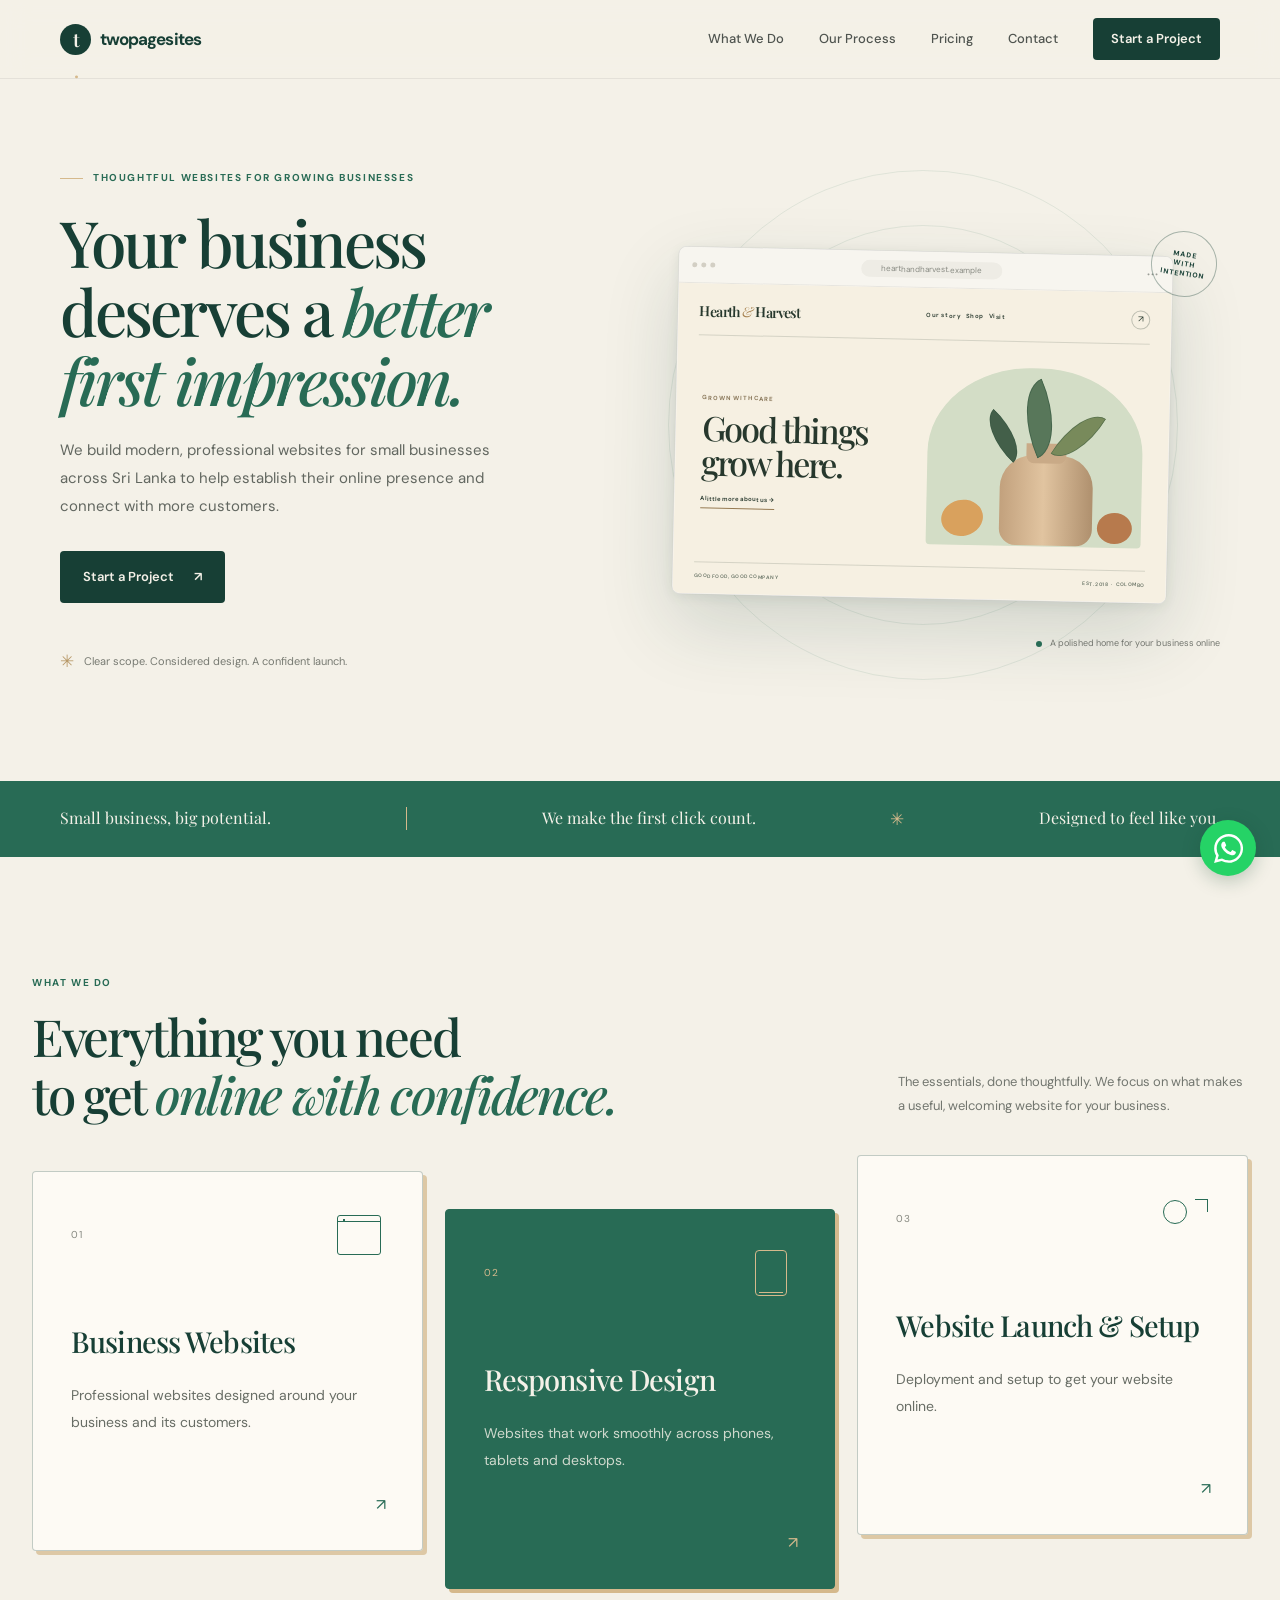
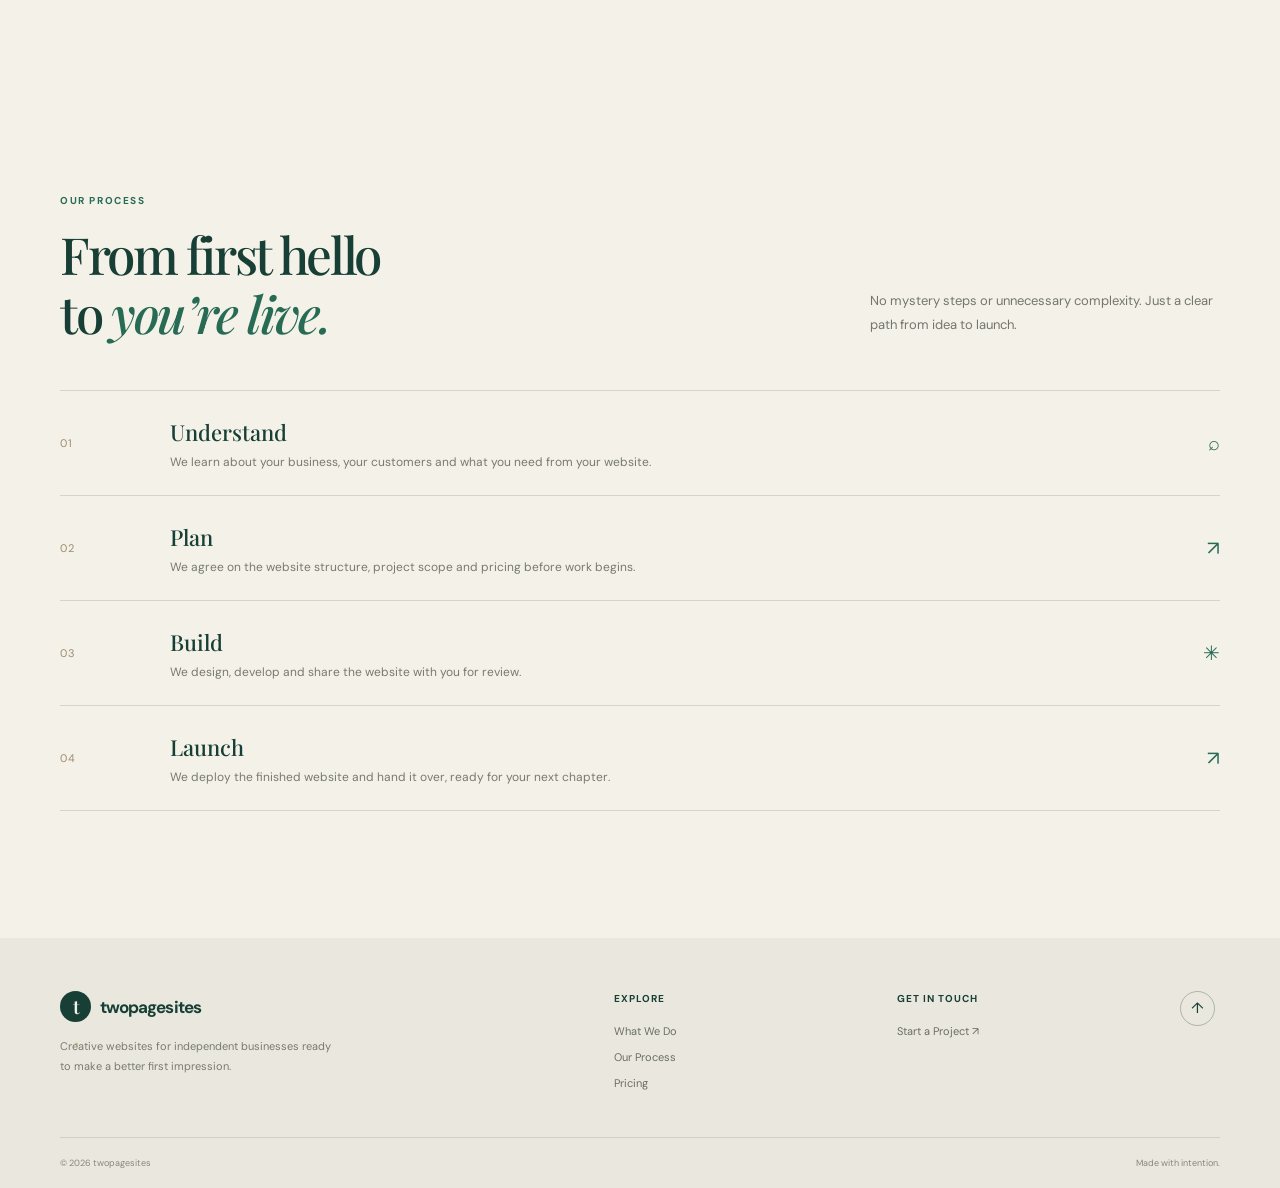
<file: index.html>
<!doctype html>
<html lang="en">
  <head>
    <meta charset="utf-8">
    <meta name="viewport" content="width=device-width, initial-scale=1">
    <meta name="theme-color" content="#F4F1E8">
    <meta
      name="description"
      content="twopagesites creates modern, professional websites for independent businesses. Thoughtful design, clear pricing, and a straightforward launch."
    >
    <link rel="canonical" href="https://twopagesites.org/">
    <title>twopagesites — A better first impression</title>
    <link rel="icon" type="image/jpeg" href="/images/favicon.png">
    <link rel="preconnect" href="https://fonts.googleapis.com">
    <link rel="preconnect" href="https://fonts.gstatic.com" crossorigin>
    <link
      href="https://fonts.googleapis.com/css2?family=DM+Sans:wght@400;500;600;700&family=Playfair+Display:wght@500;600;700&display=swap"
      rel="stylesheet"
    >
    <link rel="stylesheet" href="style.css">
    <script src="script.js" defer></script>
  </head>
  <body class="home-page">
    <a class="skip-link" href="#main">Skip to content</a>

    <header class="site-header">
      <div class="container header-inner">
        <a class="brand" href="#top" aria-label="twopagesites home">
          <span class="brand-mark" aria-hidden="true">t<span>.</span></span>
          <span>twopagesites</span>
        </a>

        <button
          class="menu-toggle"
          type="button"
          aria-expanded="false"
          aria-controls="primary-navigation"
          aria-label="Open navigation menu"
        >
          <span></span>
          <span></span>
        </button>

        <nav class="primary-navigation" id="primary-navigation" aria-label="Main navigation">
          <a href="#services">What We Do</a>
          <a href="#process">Our Process</a>
          <a href="pricing.html">Pricing</a>
          <a href="contact.html">Contact</a>
          <a class="button button-small button-dark nav-cta" href="contact.html#project-form">Start a Project</a>
        </nav>
      </div>
    </header>

    <main id="main">
      <section class="hero section-pad" id="top">
        <div class="container hero-grid">
          <div class="hero-copy">
            <p class="eyebrow"><span class="eyebrow-line"></span> Thoughtful websites for growing businesses </p>
            <h1>Your business deserves a <em>better first impression.</em></h1>
            <p class="hero-description">
              We build modern, professional websites for small businesses across Sri Lanka to help establish their online
              presence and connect with more customers.
            </p>
            <div class="hero-actions">
              <a class="button button-dark" href="contact.html#project-form">
                Start a Project <span aria-hidden="true">↗</span>
              </a>
            </div>
            <div class="hero-note">
              <span class="note-icon" aria-hidden="true">✳</span>
              <span>Clear scope. Considered design. A confident launch.</span>
            </div>
          </div>

          <div class="hero-visual" aria-label="Illustrative small-business website preview">
            <div class="visual-orbit orbit-one"></div>
            <div class="visual-orbit orbit-two"></div>
            <div class="browser-window hero-browser">
              <div class="browser-bar">
                <div class="browser-dots" aria-hidden="true"><i></i><i></i><i></i></div>
                <span class="browser-address">hearthandharvest.example</span>
                <span class="browser-menu" aria-hidden="true">•••</span>
              </div>
              <div class="sample-site">
                <div class="sample-nav">
                  <span class="sample-logo">Hearth <i>&amp;</i> Harvest</span>
                  <span class="sample-nav-links">Our story&nbsp;&nbsp; Shop&nbsp;&nbsp; Visit</span>
                  <span class="sample-bag" aria-hidden="true">↗</span>
                </div>
                <div class="sample-hero">
                  <div class="sample-copy">
                    <span class="sample-kicker">GROWN WITH CARE</span>
                    <strong>Good things<br>grow here.</strong>
                    <span class="sample-button">A little more about us&nbsp; →</span>
                  </div>
                  <div class="sample-still-life" aria-hidden="true">
                    <span class="still-life-leaf leaf-a"></span>
                    <span class="still-life-leaf leaf-b"></span>
                    <span class="still-life-leaf leaf-c"></span>
                    <span class="still-life-vase"></span>
                    <span class="still-life-fruit fruit-a"></span>
                    <span class="still-life-fruit fruit-b"></span>
                  </div>
                </div>
                <div class="sample-footer">
                  <span>GOOD FOOD, GOOD COMPANY</span>
                  <span>EST. 2018&nbsp; · &nbsp;COLOMBO</span>
                </div>
              </div>
            </div>
            <div class="visual-caption"><span></span> A polished home for your business online</div>
            <div class="visual-stamp" aria-hidden="true">MADE<br>WITH<br>INTENTION</div>
          </div>
        </div>
      </section>

      <section class="intro-strip" aria-label="Our approach">
        <div class="container intro-strip-inner">
          <p>Small business, big potential.</p>
          <span class="strip-divider" aria-hidden="true"></span>
          <p>We make the first click count.</p>
          <span class="strip-star" aria-hidden="true">✳</span>
          <p>Designed to feel like you.</p>
        </div>
      </section>

      <section class="services section-pad" id="services">
        <div class="container">
          <div class="section-heading heading-split">
            <div>
              <p class="eyebrow">What we do</p>
              <h2>Everything you need<br>to get <em>online with confidence.</em></h2>
            </div>
            <p class="heading-aside">
              The essentials, done thoughtfully. We focus on what makes a useful, welcoming
              website for your business.
            </p>
          </div>

          <div class="service-grid">
            <a class="service-card" href="contact.html#project-form" aria-label="Discuss a business website">
              <div class="card-topline"><span>01</span><span class="service-icon icon-window" aria-hidden="true"></span></div>
              <h3>Business Websites</h3>
              <p>Professional websites designed around your business and its customers.</p>
              <span class="card-arrow" aria-hidden="true">↗</span>
            </a>
            <a class="service-card service-card-featured" href="contact.html#project-form" aria-label="Discuss responsive design">
              <div class="card-topline"><span>02</span><span class="service-icon icon-device" aria-hidden="true"></span></div>
              <h3>Responsive Design</h3>
              <p>Websites that work smoothly across phones, tablets and desktops.</p>
              <span class="card-arrow" aria-hidden="true">↗</span>
            </a>
            <a class="service-card" href="contact.html#project-form" aria-label="Discuss website launch and setup">
              <div class="card-topline"><span>03</span><span class="service-icon icon-launch" aria-hidden="true"></span></div>
              <h3>Website Launch &amp; Setup</h3>
              <p>Deployment and setup to get your website online.</p>
              <span class="card-arrow" aria-hidden="true">↗</span>
            </a>
          </div>
        </div>
      </section>

      <section class="process section-pad" id="process">
        <div class="container">
          <div class="section-heading heading-split">
            <div>
              <p class="eyebrow">Our process</p>
              <h2>From first hello<br>to <em>you’re live.</em></h2>
            </div>
            <p class="heading-aside">
              No mystery steps or unnecessary complexity. Just a clear path from idea to launch.
            </p>
          </div>
          <ol class="process-list">
            <li class="process-step">
              <span class="step-number">01</span>
              <div><h3>Understand</h3><p>We learn about your business, your customers and what you need from your website.</p></div>
              <span class="step-symbol" aria-hidden="true">⌕</span>
            </li>
            <li class="process-step">
              <span class="step-number">02</span>
              <div><h3>Plan</h3><p>We agree on the website structure, project scope and pricing before work begins.</p></div>
              <span class="step-symbol" aria-hidden="true">↗</span>
            </li>
            <li class="process-step">
              <span class="step-number">03</span>
              <div><h3>Build</h3><p>We design, develop and share the website with you for review.</p></div>
              <span class="step-symbol" aria-hidden="true">✳</span>
            </li>
            <li class="process-step">
              <span class="step-number">04</span>
              <div><h3>Launch</h3><p>We deploy the finished website and hand it over, ready for your next chapter.</p></div>
              <span class="step-symbol" aria-hidden="true">↗</span>
            </li>
          </ol>
        </div>
      </section>

    </main>

    <footer class="site-footer">
      <div class="container">
        <div class="footer-main">
          <div class="footer-brand-block">
            <a class="brand brand-footer" href="#top" aria-label="twopagesites home">
              <span class="brand-mark" aria-hidden="true">t<span>.</span></span>
              <span>twopagesites</span>
            </a>
            <p>Creative websites for independent businesses ready to make a better first impression.</p>
          </div>
          <div class="footer-links">
            <p>Explore</p>
            <a href="#services">What We Do</a>
            <a href="#process">Our Process</a>
            <a href="pricing.html">Pricing</a>
          </div>
          <div class="footer-links">
            <p>Get in touch</p>
            <a href="contact.html#project-form">Start a Project <span aria-hidden="true">↗</span></a>
          </div>
          <a class="back-to-top" href="#top" aria-label="Back to top">↑</a>
        </div>
        <div class="footer-bottom">
          <span>© <span id="copyright-year"></span> twopagesites</span>
          <span>Made with intention.</span>
        </div>
      </div>
    </footer>
    <a class="whatsapp-shortcut" href="https://wa.me/94786788925" target="_blank" rel="noopener noreferrer" aria-label="Chat with twopagesites on WhatsApp">
      <svg viewBox="0 0 24 24" aria-hidden="true" focusable="false">
        <path d="M20.52 3.48A11.85 11.85 0 0 0 12.08 0C5.5 0 .14 5.35.14 11.94c0 2.1.55 4.15 1.6 5.96L.05 24l6.26-1.64a11.97 11.97 0 0 0 5.77 1.47h.01c6.58 0 11.94-5.36 11.94-11.94 0-3.19-1.24-6.19-3.51-8.41ZM12.09 21.8h-.01a9.9 9.9 0 0 1-5.04-1.38l-.36-.21-3.72.98.99-3.63-.23-.37a9.86 9.86 0 0 1-1.51-5.25c0-5.46 4.45-9.9 9.91-9.9a9.84 9.84 0 0 1 7.01 2.9 9.85 9.85 0 0 1 2.9 7.01c0 5.46-4.45 9.9-9.94 9.9Zm5.43-7.41c-.3-.15-1.77-.87-2.04-.97-.28-.1-.48-.15-.68.15-.2.3-.78.97-.95 1.17-.18.2-.35.22-.65.07-.3-.15-1.26-.46-2.4-1.48-.89-.79-1.49-1.77-1.67-2.07-.17-.3-.02-.46.13-.61.13-.13.3-.35.45-.52.15-.18.2-.3.3-.5.1-.2.05-.38-.03-.53-.07-.15-.67-1.62-.92-2.22-.24-.58-.48-.5-.67-.51h-.57c-.2 0-.52.08-.8.38-.27.3-1.04 1.02-1.04 2.49s1.07 2.89 1.22 3.09c.15.2 2.1 3.2 5.09 4.49.71.3 1.26.49 1.69.63.71.23 1.36.2 1.87.12.57-.09 1.77-.72 2.02-1.42.25-.7.25-1.3.17-1.42-.07-.13-.27-.2-.57-.35Z"/>
      </svg>
    </a>
  </body>
</html>
</file>
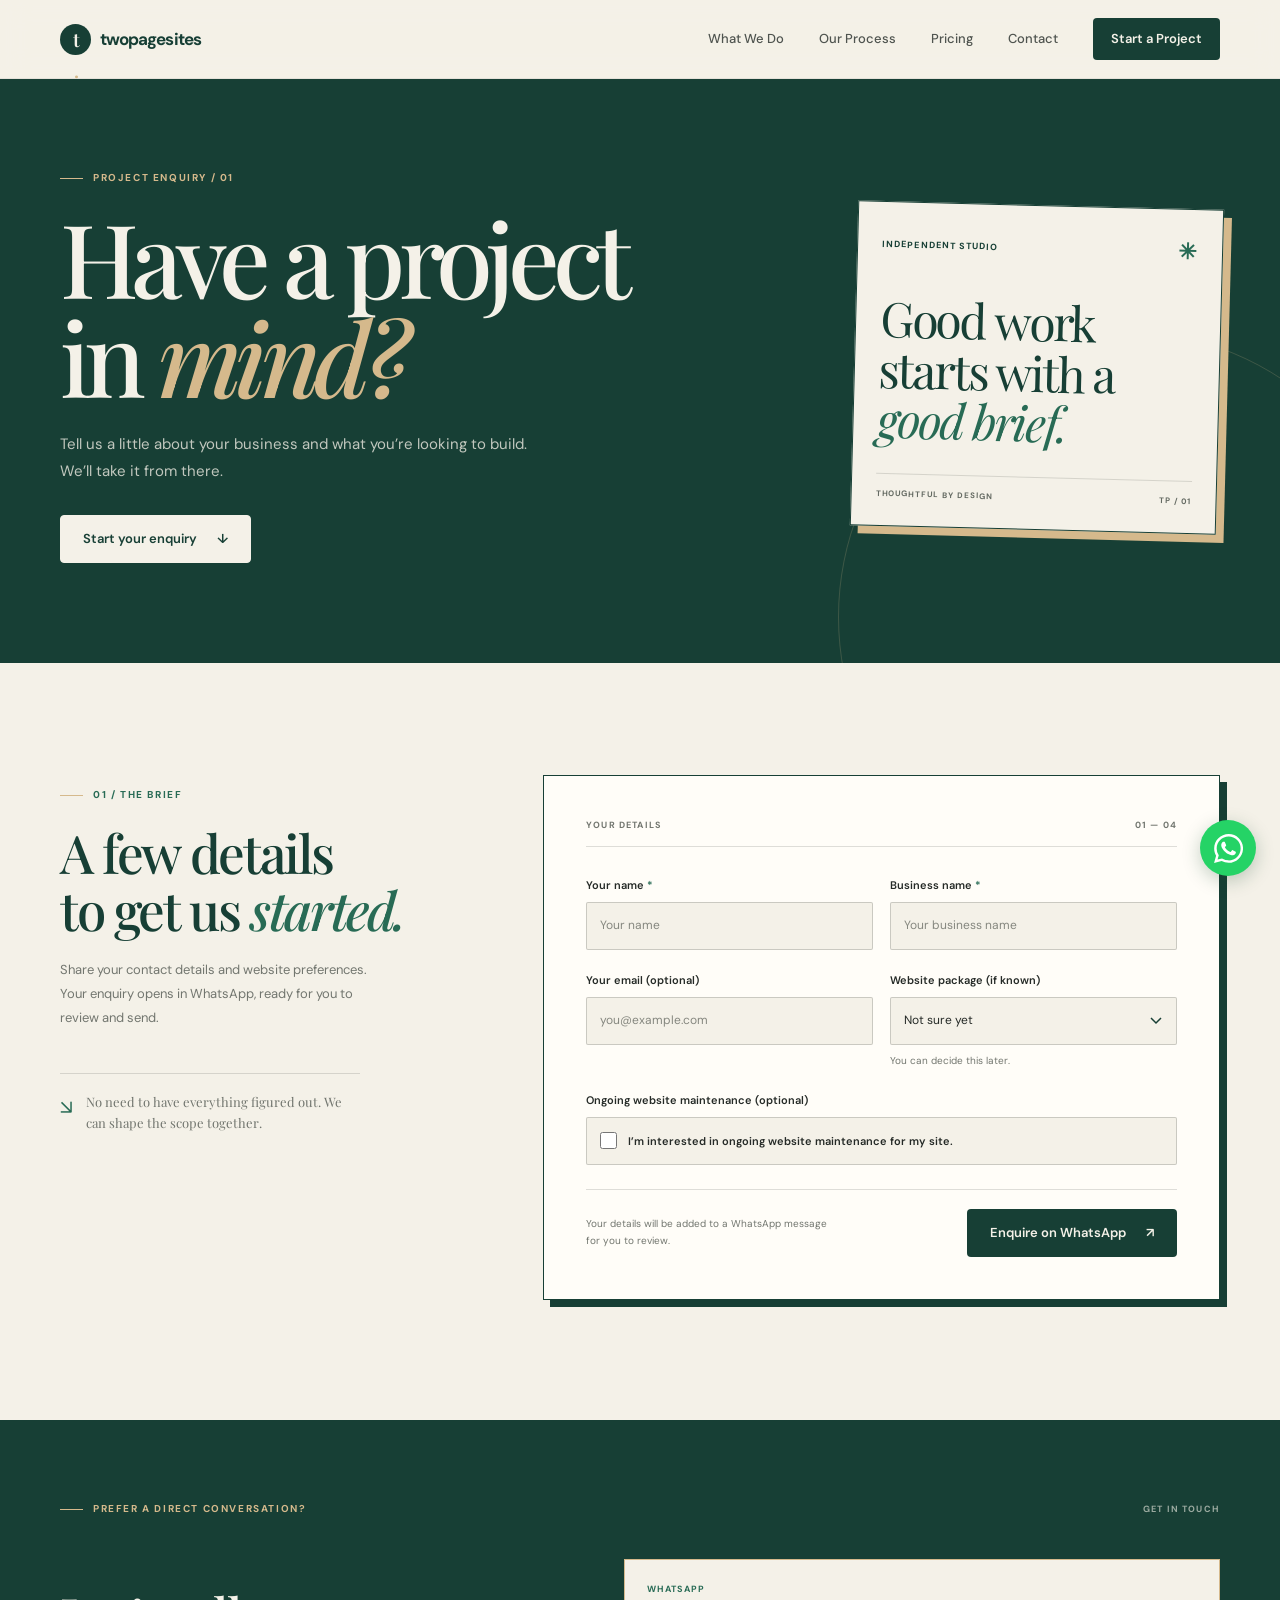
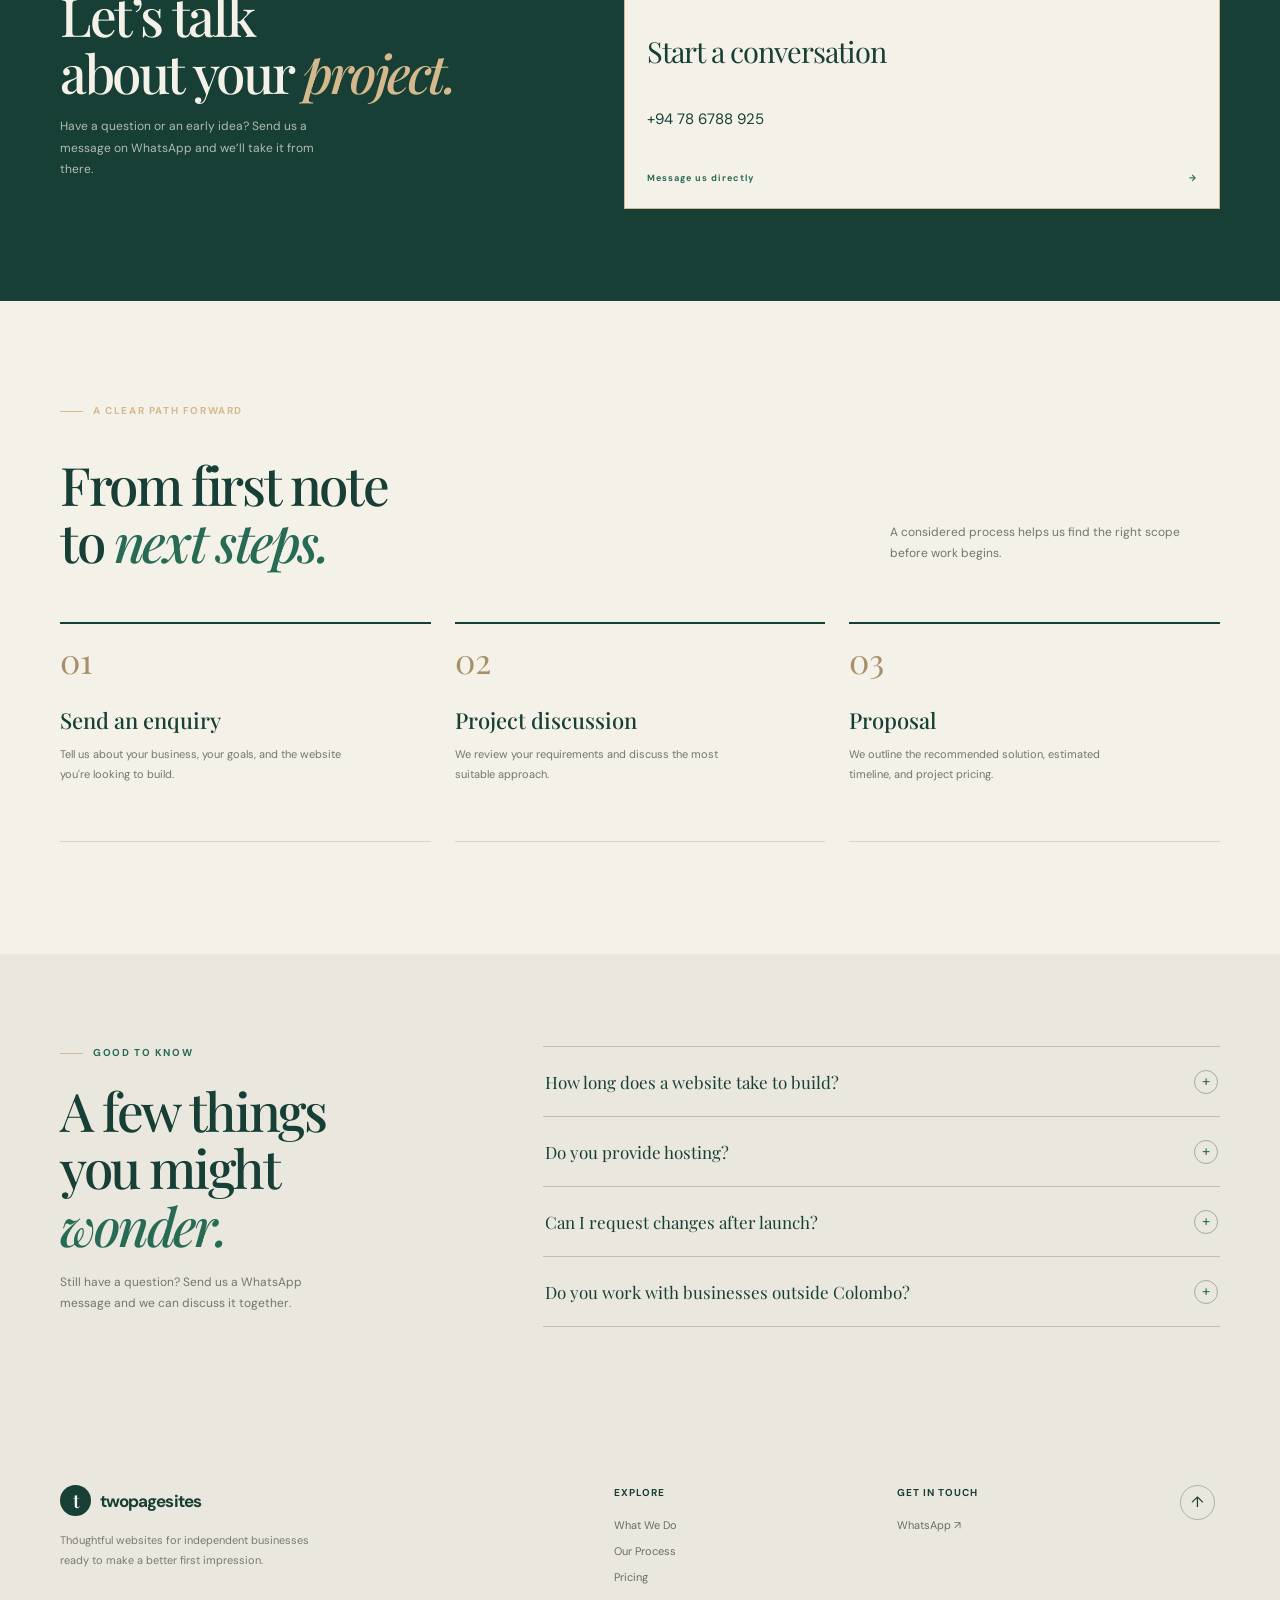
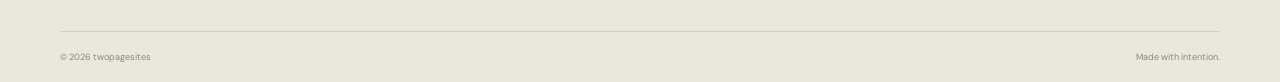
<file: contact.html>
<!doctype html>
<html lang="en">
  <head>
    <meta charset="utf-8">
    <meta name="viewport" content="width=device-width, initial-scale=1">
    <meta name="theme-color" content="#F4F1E8">
    <meta
      name="description"
      content="Tell twopagesites about your website project, share your goals, and start an enquiry on WhatsApp."
    >
    <link rel="icon" type="image/jpeg" href="/images/favicon.png">
    <link rel="canonical" href="https://twopagesites.org/contact.html">
    <title>Contact — twopagesites</title>
    <link rel="preconnect" href="https://fonts.googleapis.com">
    <link rel="preconnect" href="https://fonts.gstatic.com" crossorigin>
    <link
      href="https://fonts.googleapis.com/css2?family=DM+Sans:wght@400;500;600;700&family=Playfair+Display:wght@500;600;700&display=swap"
      rel="stylesheet"
    >
    <link rel="stylesheet" href="style.css">
    <script src="script.js" defer></script>
  </head>
  <body>
    <a class="skip-link" href="#main">Skip to content</a>

    <header class="site-header">
      <div class="container header-inner">
        <a class="brand" href="index.html#top" aria-label="twopagesites home">
          <span class="brand-mark" aria-hidden="true">t<span>.</span></span>
          <span>twopagesites</span>
        </a>

        <button
          class="menu-toggle"
          type="button"
          aria-expanded="false"
          aria-controls="primary-navigation"
          aria-label="Open navigation menu"
        >
          <span></span>
          <span></span>
        </button>

        <nav class="primary-navigation" id="primary-navigation" aria-label="Main navigation">
          <a href="index.html#services">What We Do</a>
          <a href="index.html#process">Our Process</a>
          <a href="pricing.html">Pricing</a>
          <a href="contact.html" aria-current="page">Contact</a>
          <a class="button button-small button-dark nav-cta" href="#project-form">Start a Project</a>
        </nav>
      </div>
    </header>

    <main id="main" class="project-enquiry-page">
      <section class="contact-hero" id="top">
        <div class="container">
          <div class="contact-hero-grid">
            <div class="contact-hero-copy">
              <p class="eyebrow"><span class="eyebrow-line"></span> Project enquiry / 01</p>
              <h1>Have a project<br>in <em>mind?</em></h1>
              <p>Tell us a little about your business and what you’re looking to build. We’ll take it from there.</p>
              <a class="button button-light contact-hero-cta" href="#project-form">
                Start your enquiry <span aria-hidden="true">↓</span>
              </a>
            </div>
            <aside class="contact-hero-note" aria-label="Our approach">
              <div class="contact-hero-note-top">
                <span>Independent studio</span>
                <span aria-hidden="true">✳</span>
              </div>
              <p>Good work<br>starts with a<br><em>good brief.</em></p>
              <div class="contact-hero-note-bottom">
                <span>Thoughtful by design</span>
                <span>TP / 01</span>
              </div>
            </aside>
          </div>
        </div>
      </section>

      <section class="brief-section" id="project-form">
        <div class="container brief-layout">
          <div class="brief-intro">
            <p class="eyebrow"><span class="eyebrow-line"></span> 01 / The brief</p>
            <h2>A few details<br>to get us <em>started.</em></h2>
            <p>Share your contact details and website preferences. Your enquiry opens in WhatsApp, ready for you to review and send.</p>
            <div class="brief-aside">
              <span aria-hidden="true">↘</span>
              <p>No need to have everything figured out. We can shape the scope together.</p>
            </div>
          </div>
          <div class="brief-card">
            <div class="brief-card-heading">
              <span>YOUR DETAILS</span>
              <span>01 — 04</span>
            </div>
            <form class="project-form" id="project-enquiry-form">
             
<div class="form-row">
  <div class="form-field">
    <label for="project-name">Your name <span aria-hidden="true">*</span></label>
    <input id="project-name" name="name" type="text" autocomplete="name" placeholder="Your name" required>
  </div>
  <div class="form-field">
    <label for="business-name">Business name <span aria-hidden="true">*</span></label>
    <input id="business-name" name="business" type="text" autocomplete="organization" placeholder="Your business name" required>
  </div>
</div>

<div class="form-row">
  <div class="form-field">
    <label for="project-email">Your email (optional)</label>
    <input id="project-email" name="email" type="email" autocomplete="email" placeholder="you@example.com">
  </div>
  <div class="form-field">
    <label for="package">Website package (if known)</label>
    <select id="package" name="package" aria-describedby="package-note">
      <option value="Not sure yet" selected>Not sure yet</option>
      <option value="Starter">Starter</option>
      <option value="Growth">Growth</option>
      <option value="Custom">Custom</option>
    </select>
    <span class="field-note" id="package-note">You can decide this later.</span>
  </div>
</div>

              <div class="form-field maintenance-option">
                <span class="maintenance-option-heading">Ongoing website maintenance (optional)</span>
                <label class="maintenance-checkbox-label" for="website-maintenance">
                  <input class="maintenance-checkbox" id="website-maintenance" name="maintenance" type="checkbox" value="Yes">
                  I’m interested in ongoing website maintenance for my site.
                </label>
                
              </div>
              <div class="brief-submit-row">
                <p>Your details will be added to a WhatsApp message for you to review.</p>
                <button class="button button-dark form-submit" type="submit">
                  Enquire on WhatsApp <span aria-hidden="true">↗</span>
                </button>
              </div>
            </form>
          </div>
        </div>
      </section>

      <section class="direct-contact-section">
        <div class="container">
          <div class="section-kicker-row">
            <p class="eyebrow"><span class="eyebrow-line"></span> Prefer a direct conversation?</p>
            <span class="section-index"> GET IN TOUCH</span>
          </div>
          <div class="direct-contact-grid">
            <div class="direct-contact-heading">
              <h2>Let’s talk<br>about your <em>project.</em></h2>
              <p>Have a question or an early idea? Send us a message on WhatsApp and we’ll take it from there.</p>
            </div>
            <a class="direct-contact-card whatsapp-contact-card" href="https://wa.me/94786788925" target="_blank" rel="noopener noreferrer">
              <span class="direct-contact-card-top"><span>WHATSAPP</span><span aria-hidden="true"></span></span>
              <span class="direct-contact-title">Start a conversation</span>
              <span class="direct-contact-detail">+94 78 6788 925</span>
              <span class="direct-contact-foot">Message us directly <span aria-hidden="true">→</span></span>
            </a>
          </div>
        </div>
      </section>

      <section class="next-steps-section">
        <div class="container">
          <div class="section-kicker-row">
            <p class="eyebrow"><span class="eyebrow-line"></span> A clear path forward</p>
            <span class="section-index">03 / WHAT HAPPENS NEXT</span>
          </div>
          <div class="next-steps-heading">
            <h2>From first note<br>to <em>next steps.</em></h2>
            <p>A considered process helps us find the right scope before work begins.</p>
          </div>
          <ol class="enquiry-steps">
            <li>
              <span class="enquiry-step-number">01</span>
              <div>
                <h3>Send an enquiry</h3>
                <p>Tell us about your business, your goals, and the website you're looking to build.</p>
              </div>
              <span class="enquiry-step-arrow" aria-hidden="true"></span>
            </li>
            <li>
              <span class="enquiry-step-number">02</span>
              <div>
                <h3>Project discussion</h3>
                <p>We review your requirements and discuss the most suitable approach.</p>
              </div>
              <span class="enquiry-step-arrow" aria-hidden="true"></span>
            </li>
            <li>
              <span class="enquiry-step-number">03</span>
              <div>
                <h3>Proposal</h3>
                <p>We outline the recommended solution, estimated timeline, and project pricing.</p>
              </div>
              <span class="enquiry-step-arrow" aria-hidden="true"></span>
            </li>
          </ol>
        </div>
      </section>

      <section class="faq-section">
        <div class="container faq-layout">
          <div class="faq-heading">
            <p class="eyebrow"><span class="eyebrow-line"></span> Good to know</p>
            <h2>A few things<br>you might <em>wonder.</em></h2>
            <p>Still have a question? Send us a WhatsApp message and we can discuss it together.</p>
          </div>
          <div class="faq-list">
            <details class="faq-item">
              <summary>How long does a website take to build?<span aria-hidden="true"></span></summary>
              <p>Timing depends on the agreed page count and features. Most of the time less than a week.We’ll discuss an estimated timeline after reviewing your project scope.</p>
            </details>
            <details class="faq-item">
              <summary>Do you provide hosting?<span aria-hidden="true"></span></summary>
              <p>Domain and hosting are paid separately by the client and are not included unless explicitly agreed in the project scope.</p>
            </details>
            <details class="faq-item">
              <summary>Can I request changes after launch?<span aria-hidden="true"></span></summary>
              <p>Additional pages, new features, and ongoing content changes are outside the Starter package. Each package includes a 30-day bug-fix warranty after launch; other updates can be discussed and scoped separately.</p>
            </details>
            <details class="faq-item">
              <summary>Do you work with businesses outside Colombo?<span aria-hidden="true"></span></summary>
              <p>Message us on WhatsApp and let us know where you’re based so we can discuss your project.</p>
            </details>
          </div>
        </div>
      </section>
    </main>

    <footer class="site-footer">
      <div class="container">
        <div class="footer-main">
          <div class="footer-brand-block">
            <a class="brand brand-footer" href="index.html#top" aria-label="twopagesites home">
              <span class="brand-mark" aria-hidden="true">t<span>.</span></span>
              <span>twopagesites</span>
            </a>
            <p>Thoughtful websites for independent businesses ready to make a better first impression.</p>
          </div>
          <div class="footer-links">
            <p>Explore</p>
            <a href="index.html#services">What We Do</a>
            <a href="index.html#process">Our Process</a>
            <a href="pricing.html">Pricing</a>
          </div>
          <div class="footer-links">
            <p>Get in touch</p>
            <a href="https://wa.me/94786788925" target="_blank" rel="noopener noreferrer">WhatsApp <span aria-hidden="true">↗</span></a>
          </div>
          <a class="back-to-top" href="#top" aria-label="Back to top">↑</a>
        </div>
        <div class="footer-bottom">
          <span>© <span id="copyright-year"></span> twopagesites</span>
          <span>Made with intention.</span>
        </div>
      </div>
    </footer>
    <a class="whatsapp-shortcut" href="https://wa.me/94786788925" target="_blank" rel="noopener noreferrer" aria-label="Chat with twopagesites on WhatsApp">
      <svg viewBox="0 0 24 24" aria-hidden="true" focusable="false">
        <path d="M20.52 3.48A11.85 11.85 0 0 0 12.08 0C5.5 0 .14 5.35.14 11.94c0 2.1.55 4.15 1.6 5.96L.05 24l6.26-1.64a11.97 11.97 0 0 0 5.77 1.47h.01c6.58 0 11.94-5.36 11.94-11.94 0-3.19-1.24-6.19-3.51-8.41ZM12.09 21.8h-.01a9.9 9.9 0 0 1-5.04-1.38l-.36-.21-3.72.98.99-3.63-.23-.37a9.86 9.86 0 0 1-1.51-5.25c0-5.46 4.45-9.9 9.91-9.9a9.84 9.84 0 0 1 7.01 2.9 9.85 9.85 0 0 1 2.9 7.01c0 5.46-4.45 9.9-9.94 9.9Zm5.43-7.41c-.3-.15-1.77-.87-2.04-.97-.28-.1-.48-.15-.68.15-.2.3-.78.97-.95 1.17-.18.2-.35.22-.65.07-.3-.15-1.26-.46-2.4-1.48-.89-.79-1.49-1.77-1.67-2.07-.17-.3-.02-.46.13-.61.13-.13.3-.35.45-.52.15-.18.2-.3.3-.5.1-.2.05-.38-.03-.53-.07-.15-.67-1.62-.92-2.22-.24-.58-.48-.5-.67-.51h-.57c-.2 0-.52.08-.8.38-.27.3-1.04 1.02-1.04 2.49s1.07 2.89 1.22 3.09c.15.2 2.1 3.2 5.09 4.49.71.3 1.26.49 1.69.63.71.23 1.36.2 1.87.12.57-.09 1.77-.72 2.02-1.42.25-.7.25-1.3.17-1.42-.07-.13-.27-.2-.57-.35Z"/>
      </svg>
    </a>
  </body>
</html>
</file>
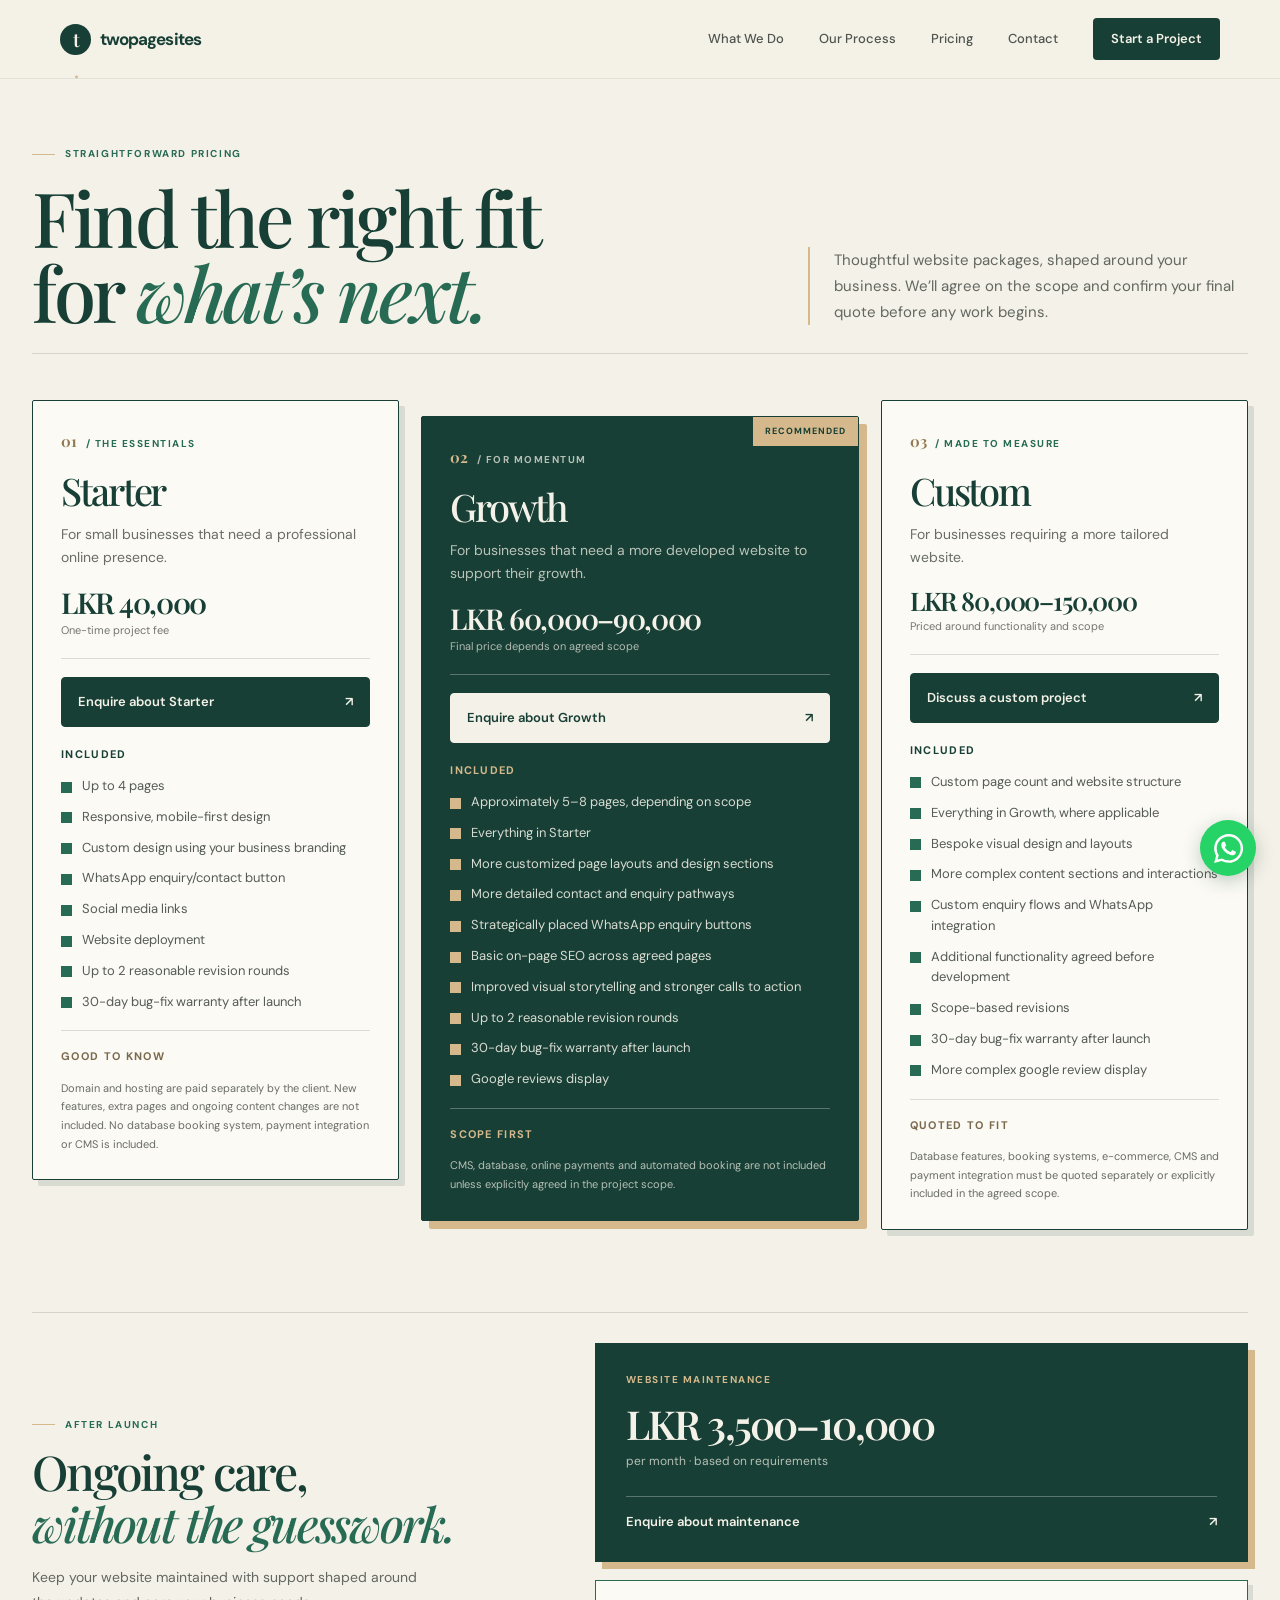
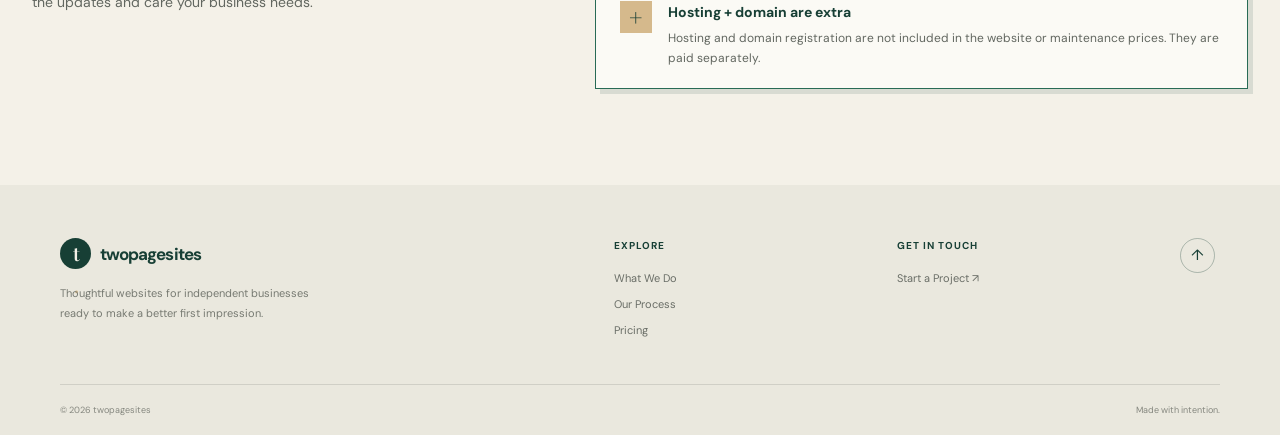
<file: pricing.html>
<!doctype html>
<html lang="en">
  <head>
    <meta charset="utf-8">
    <meta name="viewport" content="width=device-width, initial-scale=1">
    <meta name="theme-color" content="#F4F1E8">
    <meta
      name="description"
      content="Explore Starter, Growth and Custom website packages from twopagesites. Clear pricing, thoughtful design and scope agreed before work begins."
    >
    <link rel="icon" type="image/jpeg" href="/images/favicon.png">
    <link rel="canonical" href="https://twopagesites.org/pricing.html">
    <title>Pricing — twopagesites</title>
    <link rel="preconnect" href="https://fonts.googleapis.com">
    <link rel="preconnect" href="https://fonts.gstatic.com" crossorigin>
    <link
      href="https://fonts.googleapis.com/css2?family=DM+Sans:wght@400;500;600;700&family=Playfair+Display:wght@500;600;700&display=swap"
      rel="stylesheet"
    >
    <link rel="stylesheet" href="style.css">
    <script src="script.js" defer></script>
  </head>
  <body>
    <a class="skip-link" href="#main">Skip to content</a>

    <header class="site-header">
      <div class="container header-inner">
        <a class="brand" href="index.html#top" aria-label="twopagesites home">
          <span class="brand-mark" aria-hidden="true">t<span>.</span></span>
          <span>twopagesites</span>
        </a>

        <button
          class="menu-toggle"
          type="button"
          aria-expanded="false"
          aria-controls="primary-navigation"
          aria-label="Open navigation menu"
        >
          <span></span>
          <span></span>
        </button>

        <nav class="primary-navigation" id="primary-navigation" aria-label="Main navigation">
          <a href="index.html#services">What We Do</a>
          <a href="index.html#process">Our Process</a>
          <a href="pricing.html" aria-current="page">Pricing</a>
          <a href="contact.html">Contact</a>
          <a class="button button-small button-dark nav-cta" href="contact.html#project-form">Start a Project</a>
        </nav>
      </div>
    </header>

    <main id="main">
      <section class="pricing pricing-page section-pad" id="top">
        <div class="container">
          <div class="pricing-heading">
            <p class="eyebrow"><span class="eyebrow-line"></span> Straightforward pricing</p>
            <h1>Find the right fit<br>for <em>what’s next.</em></h1>
            <p class="pricing-subtitle">
              Thoughtful website packages, shaped around your business. We’ll agree on the scope
              and confirm your final quote before any work begins.
            </p>
          </div>

          <div class="pricing-grid">
            <article class="pricing-card">
              <div class="pricing-card-top">
                <p class="pricing-tier"><span>01</span> / THE ESSENTIALS</p>
                <h2>Starter</h2>
                <p class="pricing-card-description">For small businesses that need a professional online presence.</p>
                <p class="pricing-card-price">LKR 40,000</p>
                <p class="pricing-price-caption">One-time project fee</p>
              </div>
              <a
                class="button button-dark pricing-cta"
                href="contact.html?package=starter#project-form"
              >Enquire about Starter <span aria-hidden="true">↗</span></a>
              <div class="pricing-features">
                <h3>Included</h3>
                <ul>
                  <li>Up to 4 pages</li>
                  <li>Responsive, mobile-first design</li>
                  <li>Custom design using your business branding</li>
                  <li>WhatsApp enquiry/contact button</li>
                  <li>Social media links</li>
                  <li>Website deployment</li>
                  <li>Up to 2 reasonable revision rounds</li>
                  <li>30-day bug-fix warranty after launch</li>
                </ul>
              </div>
              <div class="pricing-terms">
                <h3>Good to know</h3>
                <p>Domain and hosting are paid separately by the client. New features, extra pages and ongoing content changes are not included. No database booking system, payment integration or CMS is included.</p>
              </div>
            </article>

            <article class="pricing-card pricing-card-featured">
              <div class="pricing-recommendation">Recommended</div>
              <div class="pricing-card-top">
                <p class="pricing-tier"><span>02</span> / FOR MOMENTUM</p>
                <h2>Growth</h2>
                <p class="pricing-card-description">For businesses that need a more developed website to support their growth.</p>
                <p class="pricing-card-price">LKR 60,000–90,000</p>
                <p class="pricing-price-caption">Final price depends on agreed scope</p>
              </div>
              <a
                class="button button-dark pricing-cta"
                href="contact.html?package=growth#project-form"
              >Enquire about Growth <span aria-hidden="true">↗</span></a>
              <div class="pricing-features">
                <h3>Included</h3>
                <ul>
                  <li>Approximately 5–8 pages, depending on scope</li>
                  <li>Everything in Starter</li>
                  <li>More customized page layouts and design sections</li>
                  <li>More detailed contact and enquiry pathways</li>
                  <li>Strategically placed WhatsApp enquiry buttons</li>
                  <li>Basic on-page SEO across agreed pages</li>
                  <li>Improved visual storytelling and stronger calls to action</li>
                  <li>Up to 2 reasonable revision rounds</li>
                  <li>30-day bug-fix warranty after launch</li>
                  <li>Google reviews display</li>
                </ul>
              </div>
              <div class="pricing-terms">
                <h3>Scope first</h3>
                <p>CMS, database, online payments and automated booking are not included unless explicitly agreed in the project scope.</p>
              </div>
            </article>

            <article class="pricing-card">
              <div class="pricing-card-top">
                <p class="pricing-tier"><span>03</span> / MADE TO MEASURE</p>
                <h2>Custom</h2>
                <p class="pricing-card-description">For businesses requiring a more tailored website.</p>
                <p class="pricing-card-price">LKR 80,000–150,000</p>
                <p class="pricing-price-caption">Priced around functionality and scope</p>
              </div>
              <a
                class="button button-dark pricing-cta"
                href="contact.html?package=custom#project-form"
              >Discuss a custom project <span aria-hidden="true">↗</span></a>
              <div class="pricing-features">
                <h3>Included</h3>
                <ul>
                  <li>Custom page count and website structure</li>
                  <li>Everything in Growth, where applicable</li>
                  <li>Bespoke visual design and layouts</li>
                  <li>More complex content sections and interactions</li>
                  <li>Custom enquiry flows and WhatsApp integration</li>
                  <li>Additional functionality agreed before development</li>
                  <li>Scope-based revisions</li>
                  <li>30-day bug-fix warranty after launch</li>
                  <li>More complex google review display</li>
                </ul>
              </div>
              <div class="pricing-terms">
                <h3>Quoted to fit</h3>
                <p>Database features, booking systems, e-commerce, CMS and payment integration must be quoted separately or explicitly included in the agreed scope. </p>
              </div>
            </article>
          </div>

          <section class="maintenance-offer" aria-labelledby="maintenance-heading">
            <div class="maintenance-intro">
              <p class="eyebrow"><span class="eyebrow-line"></span> After launch</p>
              <h2 id="maintenance-heading">Ongoing care,<br><em>without the guesswork.</em></h2>
              <p>Keep your website maintained with support shaped around the updates and care your business needs.</p>
            </div>
            <a
              class="maintenance-card"
              href="contact.html?maintenance=yes#project-form"
              aria-label="Enquire about website maintenance, from LKR 3,500 to 10,000 per month"
            >
              <span class="maintenance-card-kicker">Website maintenance</span>
              <span class="maintenance-card-price">LKR 3,500–10,000</span>
              <span class="maintenance-card-period">per month · based on requirements</span>
              <span class="maintenance-card-link">Enquire about maintenance <span aria-hidden="true">↗</span></span>
            </a>
            <aside class="hosting-note" aria-label="Hosting and domain costs">
              <span class="hosting-note-mark" aria-hidden="true">+</span>
              <div>
                <h3>Hosting + domain are extra</h3>
                <p>Hosting and domain registration are not included in the website or maintenance prices. They are paid separately.</p>
              </div>
            </aside>
          </section>
        </div>
      </section>
    </main>

    <footer class="site-footer">
      <div class="container">
        <div class="footer-main">
          <div class="footer-brand-block">
            <a class="brand brand-footer" href="index.html#top" aria-label="twopagesites home">
              <span class="brand-mark" aria-hidden="true">t<span>.</span></span>
              <span>twopagesites</span>
            </a>
            <p>Thoughtful websites for independent businesses ready to make a better first impression.</p>
          </div>
          <div class="footer-links">
            <p>Explore</p>
            <a href="index.html#services">What We Do</a>
            <a href="index.html#process">Our Process</a>
            <a href="pricing.html" aria-current="page">Pricing</a>
          </div>
          <div class="footer-links">
            <p>Get in touch</p>
            <a href="contact.html#project-form">Start a Project <span aria-hidden="true">↗</span></a>
          </div>
          <a class="back-to-top" href="#top" aria-label="Back to top">↑</a>
        </div>
        <div class="footer-bottom">
          <span>© <span id="copyright-year"></span> twopagesites</span>
          <span>Made with intention.</span>
        </div>
      </div>
    </footer>
    <a class="whatsapp-shortcut" href="https://wa.me/94786788925" target="_blank" rel="noopener noreferrer" aria-label="Chat with twopagesites on WhatsApp">
      <svg viewBox="0 0 24 24" aria-hidden="true" focusable="false">
        <path d="M20.52 3.48A11.85 11.85 0 0 0 12.08 0C5.5 0 .14 5.35.14 11.94c0 2.1.55 4.15 1.6 5.96L.05 24l6.26-1.64a11.97 11.97 0 0 0 5.77 1.47h.01c6.58 0 11.94-5.36 11.94-11.94 0-3.19-1.24-6.19-3.51-8.41ZM12.09 21.8h-.01a9.9 9.9 0 0 1-5.04-1.38l-.36-.21-3.72.98.99-3.63-.23-.37a9.86 9.86 0 0 1-1.51-5.25c0-5.46 4.45-9.9 9.91-9.9a9.84 9.84 0 0 1 7.01 2.9 9.85 9.85 0 0 1 2.9 7.01c0 5.46-4.45 9.9-9.94 9.9Zm5.43-7.41c-.3-.15-1.77-.87-2.04-.97-.28-.1-.48-.15-.68.15-.2.3-.78.97-.95 1.17-.18.2-.35.22-.65.07-.3-.15-1.26-.46-2.4-1.48-.89-.79-1.49-1.77-1.67-2.07-.17-.3-.02-.46.13-.61.13-.13.3-.35.45-.52.15-.18.2-.3.3-.5.1-.2.05-.38-.03-.53-.07-.15-.67-1.62-.92-2.22-.24-.58-.48-.5-.67-.51h-.57c-.2 0-.52.08-.8.38-.27.3-1.04 1.02-1.04 2.49s1.07 2.89 1.22 3.09c.15.2 2.1 3.2 5.09 4.49.71.3 1.26.49 1.69.63.71.23 1.36.2 1.87.12.57-.09 1.77-.72 2.02-1.42.25-.7.25-1.3.17-1.42-.07-.13-.27-.2-.57-.35Z"/>
      </svg>
    </a>
  </body>
</html>
</file>
<file: style.css>
:root {
  color-scheme: light;
  --forest: #173F35;
  --green: #286B55;
  --ivory: #F4F1E8;
  --gold: #D5B98C;
  --charcoal: #252A27;
  --muted: #73766F;
  --line: rgba(37, 42, 39, 0.15);
  --serif: "Playfair Display", Georgia, serif;
  --sans: "DM Sans", Arial, sans-serif;
  --content-width: 1160px;
}

* {
  box-sizing: border-box;
}

html {
  scroll-behavior: smooth;
  scroll-padding-top: 92px;
}

body {
  margin: 0;
  background: var(--ivory);
  color: var(--charcoal);
  font-family: var(--sans);
  font-size: 15px;
  line-height: 1.65;
  -webkit-font-smoothing: antialiased;
}

body,
button,
input,
textarea {
  font-family: var(--sans);
}

button,
a {
  -webkit-tap-highlight-color: transparent;
}

a {
  color: inherit;
  text-decoration: none;
}

button,
input,
textarea {
  font-size: inherit;
}

button:focus-visible,
a:focus-visible,
input:focus-visible,
textarea:focus-visible {
  outline: 2px solid var(--green);
  outline-offset: 4px;
}

::selection {
  background: var(--gold);
  color: var(--forest);
}

.container {
  width: min(var(--content-width), calc(100% - 64px));
  margin-inline: auto;
}

.section-pad {
  padding-block: 112px;
}

.skip-link {
  position: fixed;
  z-index: 20;
  top: 10px;
  left: 10px;
  padding: 10px 14px;
  transform: translateY(-160%);
  border-radius: 4px;
  background: var(--forest);
  color: var(--ivory);
}

.skip-link:focus {
  transform: translateY(0);
}

.site-header {
  position: sticky;
  z-index: 10;
  top: 0;
  background: rgba(244, 241, 232, 0.96);
  border-bottom: 1px solid rgba(37, 42, 39, 0.08);
  backdrop-filter: blur(14px);
}

.header-inner {
  min-height: 78px;
  display: flex;
  align-items: center;
  justify-content: space-between;
}

.brand {
  display: inline-flex;
  align-items: center;
  gap: 9px;
  color: var(--forest);
  font-size: 17px;
  font-weight: 700;
  letter-spacing: -0.055em;
}

.brand-mark {
  width: 31px;
  height: 31px;
  display: grid;
  place-items: center;
  border-radius: 50%;
  background: var(--forest);
  color: var(--ivory);
  font-family: var(--serif);
  font-size: 19px;
  font-weight: 600;
  letter-spacing: -0.08em;
}

.brand-mark span {
  color: var(--gold);
}

.primary-navigation {
  display: flex;
  align-items: center;
  gap: 35px;
  color: #4F544F;
  font-size: 13px;
  font-weight: 500;
}

.primary-navigation > a:not(.button),
.footer-links a {
  transition: color 180ms ease;
}

.primary-navigation > a:not(.button):hover,
.footer-links a:hover {
  color: var(--green);
}

.button {
  min-height: 52px;
  display: inline-flex;
  align-items: center;
  justify-content: center;
  gap: 20px;
  padding: 0 22px;
  border: 1px solid transparent;
  border-radius: 4px;
  font-size: 13px;
  font-weight: 600;
  transition: background-color 180ms ease, color 180ms ease, transform 180ms ease;
}

.button:hover {
  transform: translateY(-2px);
}

.button-dark {
  background: var(--forest);
  color: var(--ivory);
}

.button-dark:hover {
  background: var(--green);
}

.button-small {
  min-height: 42px;
  padding-inline: 17px;
}

.menu-toggle {
  display: none;
}

.hero {
  min-height: 675px;
  display: flex;
  align-items: center;
  overflow: hidden;
  padding-top: 92px;
  padding-bottom: 102px;
}

.hero-grid {
  display: grid;
  grid-template-columns: 0.94fr 1.06fr;
  align-items: center;
  gap: 38px;
}

.hero-copy {
  position: relative;
  z-index: 1;
  padding-bottom: 4px;
}

.eyebrow {
  display: flex;
  align-items: center;
  gap: 10px;
  margin: 0 0 22px;
  color: var(--green);
  font-size: 10px;
  font-weight: 700;
  letter-spacing: 0.16em;
  line-height: 1.4;
  text-transform: uppercase;
}

.eyebrow-line {
  width: 23px;
  height: 1px;
  background: var(--gold);
}

h1,
h2,
h3,
p {
  margin-top: 0;
}

h1,
h2 {
  font-family: var(--serif);
  font-weight: 500;
  letter-spacing: -0.045em;
}

.hero h1 {
  max-width: 590px;
  margin-bottom: 23px;
  color: var(--forest);
  font-size: clamp(46px, 5vw, 69px);
  line-height: 1.08;
}

h1 em,
h2 em {
  color: var(--green);
  font-weight: 500;
}

.hero-description {
  max-width: 440px;
  margin-bottom: 30px;
  color: #626760;
  font-size: 15px;
  line-height: 1.85;
}

.hero-actions {
  display: flex;
  align-items: center;
  gap: 29px;
}

.text-link {
  display: inline-flex;
  align-items: center;
  gap: 9px;
  color: var(--forest);
  font-size: 12px;
  font-weight: 600;
}

.text-link span {
  color: var(--green);
  transition: transform 180ms ease;
}

.text-link:hover span {
  transform: translateY(3px);
}

.hero-note {
  display: flex;
  align-items: center;
  gap: 10px;
  margin-top: 44px;
  color: #777A72;
  font-size: 11px;
}

.note-icon {
  color: #B79867;
  font-size: 17px;
}

.hero-visual {
  position: relative;
  min-height: 465px;
  display: flex;
  align-items: center;
  justify-content: center;
}

.visual-orbit {
  position: absolute;
  border: 1px solid rgba(40, 107, 85, 0.1);
  border-radius: 50%;
}

.orbit-one {
  width: 510px;
  height: 510px;
}

.orbit-two {
  width: 400px;
  height: 400px;
}

.browser-window {
  position: relative;
  z-index: 1;
  overflow: hidden;
  border: 1px solid rgba(37, 42, 39, 0.13);
  border-radius: 8px;
  background: #fffdf8;
  box-shadow: 0 30px 75px rgba(23, 63, 53, 0.16), 0 3px 12px rgba(23, 63, 53, 0.08);
}

.hero-browser {
  width: min(100%, 495px);
  transform: rotate(1.2deg);
}

.browser-bar {
  height: 36px;
  display: flex;
  align-items: center;
  padding: 0 13px;
  border-bottom: 1px solid rgba(37, 42, 39, 0.08);
  background: #f7f5ef;
}

.browser-dots {
  display: flex;
  align-items: center;
  gap: 4px;
}

.browser-dots i {
  width: 5px;
  height: 5px;
  display: block;
  border-radius: 50%;
  background: #D3CFC4;
}

.browser-address {
  margin-inline: auto;
  padding: 2px 20px;
  border-radius: 20px;
  background: #eeece5;
  color: #898B83;
  font-size: 8px;
}

.browser-menu {
  color: #9B9D96;
  font-size: 8px;
  letter-spacing: 1px;
}

.sample-site {
  min-height: 309px;
  padding: 16px 21px 13px;
  background: #f6f0e2;
  color: #27382D;
}

.sample-nav {
  display: flex;
  align-items: center;
  justify-content: space-between;
  padding-bottom: 12px;
  border-bottom: 1px solid rgba(39, 56, 45, 0.16);
}

.sample-logo {
  font-family: var(--serif);
  font-size: 14px;
  font-weight: 600;
  letter-spacing: -0.04em;
}

.sample-logo i {
  color: #A6814F;
  font-weight: 400;
}

.sample-nav-links,
.sample-footer {
  font-size: 6px;
  font-weight: 600;
  letter-spacing: 0.09em;
}

.sample-bag {
  width: 19px;
  height: 19px;
  display: grid;
  place-items: center;
  border: 1px solid rgba(39, 56, 45, 0.27);
  border-radius: 50%;
  font-size: 9px;
}

.sample-hero {
  min-height: 226px;
  display: grid;
  grid-template-columns: 1fr 0.95fr;
  align-items: center;
  overflow: hidden;
  padding: 9px 5px 5px;
}

.sample-copy {
  position: relative;
  z-index: 1;
  display: flex;
  flex-direction: column;
  align-items: flex-start;
}

.sample-kicker {
  margin-bottom: 9px;
  color: #8A785B;
  font-size: 6px;
  font-weight: 700;
  letter-spacing: 0.15em;
}

.sample-copy strong {
  font-family: var(--serif);
  font-size: 34px;
  font-weight: 500;
  letter-spacing: -0.055em;
  line-height: 0.99;
}

.sample-button {
  margin-top: 15px;
  padding-bottom: 3px;
  border-bottom: 1px solid #977B53;
  font-size: 6px;
  font-weight: 600;
}

.sample-still-life {
  position: relative;
  height: 178px;
  overflow: hidden;
  border-radius: 48% 48% 4px 4px;
  background: #d3ddc6;
}

.still-life-vase {
  position: absolute;
  z-index: 2;
  bottom: 1px;
  left: 34%;
  width: 43%;
  height: 90px;
  border-radius: 36% 36% 18% 18%;
  background: linear-gradient(90deg, #c2a17d, #e1c4a0 47%, #af906e);
}

.still-life-vase::before {
  position: absolute;
  top: -12px;
  left: 28%;
  width: 43%;
  height: 20px;
  border-radius: 0 0 8px 8px;
  background: #c9aa87;
  content: "";
}

.still-life-leaf {
  position: absolute;
  z-index: 3;
  bottom: 83px;
  left: 53%;
  width: 35px;
  height: 72px;
  border: 1px solid rgba(37, 73, 52, 0.4);
  border-radius: 100% 0 100% 0;
  background: #58775A;
  transform: rotate(15deg);
  transform-origin: bottom left;
}

.leaf-a {
  bottom: 88px;
  left: 51%;
  transform: rotate(-24deg);
}

.leaf-b {
  bottom: 93px;
  left: 57%;
  background: #788A5B;
  transform: rotate(31deg) scale(0.82);
}

.leaf-c {
  bottom: 83px;
  left: 40%;
  background: #435F49;
  transform: rotate(-47deg) scale(0.72);
}

.still-life-fruit {
  position: absolute;
  z-index: 4;
  bottom: 9px;
  width: 42px;
  height: 36px;
  border-radius: 50%;
  background: #D9A15D;
}

.fruit-a {
  left: 7%;
  transform: rotate(-14deg);
}

.fruit-b {
  right: 4%;
  bottom: 4px;
  width: 35px;
  height: 31px;
  background: #B77A4D;
}

.sample-footer {
  display: flex;
  justify-content: space-between;
  padding-top: 10px;
  border-top: 1px solid rgba(39, 56, 45, 0.16);
  color: #687365;
  font-size: 5px;
}

.visual-caption {
  position: absolute;
  z-index: 2;
  right: 0;
  bottom: 6px;
  display: flex;
  align-items: center;
  gap: 8px;
  color: #73766F;
  font-size: 9px;
}

.visual-caption span {
  width: 6px;
  height: 6px;
  border-radius: 50%;
  background: var(--green);
}

.visual-stamp {
  position: absolute;
  z-index: 2;
  top: 39px;
  right: 3px;
  width: 66px;
  height: 66px;
  display: grid;
  place-items: center;
  border: 1px solid rgba(23, 63, 53, 0.35);
  border-radius: 50%;
  color: var(--forest);
  font-size: 7px;
  font-weight: 700;
  letter-spacing: 0.13em;
  line-height: 1.35;
  text-align: center;
  transform: rotate(9deg);
}

.intro-strip {
  border-block: 1px solid rgba(37, 42, 39, 0.12);
}

.intro-strip-inner {
  min-height: 74px;
  display: flex;
  align-items: center;
  justify-content: space-between;
  gap: 20px;
}

.intro-strip p {
  margin: 0;
  color: #51564F;
  font-family: var(--serif);
  font-size: 16px;
}

.strip-divider {
  width: 1px;
  height: 23px;
  background: var(--gold);
}

.strip-star {
  color: #B79867;
  font-size: 17px;
}

.section-heading {
  margin-bottom: 48px;
}

.heading-split {
  display: flex;
  align-items: flex-end;
  justify-content: space-between;
  gap: 55px;
}

.section-heading .eyebrow {
  margin-bottom: 17px;
}

h2 {
  margin-bottom: 0;
  color: var(--forest);
  font-size: clamp(38px, 4vw, 52px);
  line-height: 1.14;
}

.heading-aside {
  max-width: 350px;
  margin: 0 0 5px;
  color: #72766F;
  font-size: 13px;
  line-height: 1.85;
}

.services {
  padding-block: 119px 125px;
}

.home-page .services > .container {
  width: min(1320px, calc(100% - 64px));
}

.service-grid {
  display: grid;
  grid-template-columns: repeat(3, 1fr);
  gap: 22px;
}

.service-card {
  position: relative;
  min-height: 380px;
  padding: 38px 38px 44px;
  border: 1px solid rgba(37, 42, 39, 0.13);
  border-radius: 5px;
  background: rgba(255, 253, 248, 0.52);
  transition: border-color 180ms ease, transform 180ms ease, box-shadow 180ms ease;
}

.service-card:hover {
  transform: translateY(-4px);
  border-color: rgba(40, 107, 85, 0.45);
  box-shadow: 0 15px 35px rgba(23, 63, 53, 0.07);
}

.service-card-featured {
  background: #EAE9DD;
}

.card-topline {
  display: flex;
  align-items: center;
  justify-content: space-between;
  color: #8C8D83;
  font-size: 10px;
  letter-spacing: 0.1em;
}

.service-icon {
  position: relative;
  width: 50px;
  height: 50px;
  display: block;
  color: var(--green);
}

.icon-window::before,
.icon-device::before {
  position: absolute;
  inset: 5px 3px;
  border: 1px solid currentColor;
  border-radius: 3px;
  content: "";
}

.icon-window::after {
  position: absolute;
  top: 11px;
  right: 3px;
  left: 3px;
  border-top: 1px solid currentColor;
  content: "";
}

.icon-window {
  background: radial-gradient(circle, currentColor 1px, transparent 1.5px) 7px 7px / 6px 6px no-repeat;
}

.icon-device::before {
  inset: 2px 9px;
  border-radius: 4px;
}

.icon-device::after {
  position: absolute;
  right: 13px;
  bottom: 5px;
  left: 13px;
  border-top: 1px solid currentColor;
  content: "";
}

.icon-launch::before {
  position: absolute;
  top: 6px;
  left: 4px;
  width: 22px;
  height: 22px;
  border: 1px solid currentColor;
  border-radius: 50%;
  content: "";
}

.icon-launch::after {
  position: absolute;
  top: 5px;
  right: 1px;
  width: 12px;
  height: 12px;
  border-top: 1px solid currentColor;
  border-right: 1px solid currentColor;
  content: "";
}

.service-card h3 {
  margin: 58px 0 16px;
  color: var(--forest);
  font-family: var(--serif);
  font-size: 29px;
  font-weight: 500;
  letter-spacing: -0.03em;
}

.service-card p {
  max-width: 330px;
  margin: 0;
  color: #74776F;
  font-size: 14px;
  line-height: 1.9;
}

.card-arrow {
  position: absolute;
  right: 36px;
  bottom: 32px;
  color: var(--green);
  font-size: 16px;
  transition: transform 180ms ease;
}

.service-card:hover .card-arrow {
  transform: translate(2px, -2px);
}

.home-page .intro-strip {
  border-color: var(--green);
  background: var(--green);
}

.home-page .intro-strip p {
  color: var(--ivory);
}

.home-page .strip-star {
  color: var(--gold);
}

.home-page .services {
  background: var(--ivory);
}

.home-page .services .section-heading h2 {
  color: var(--forest);
}

.home-page .services .section-heading h2 em {
  color: var(--green);
}

.home-page .services .section-heading .eyebrow {
  color: var(--green);
}

.home-page .services .heading-aside {
  color: #72766F;
}

.home-page .service-card {
  display: block;
  color: var(--charcoal);
  text-decoration: none;
  border-color: rgba(23, 63, 53, 0.25);
  border-radius: 4px;
  background: rgba(255, 253, 248, 0.78);
  box-shadow: 4px 4px 0 rgba(213, 185, 140, 0.72);
}

.home-page .service-card-featured {
  border-color: var(--green);
  background: var(--green);
  box-shadow: 4px 4px 0 var(--gold);
}

.home-page .service-card:hover {
  transform: translateY(-5px);
  border-color: var(--gold);
  box-shadow: 6px 7px 0 var(--gold);
}

.home-page .service-card:nth-child(2) {
  transform: translateY(38px);
}

.home-page .service-card:nth-child(3) {
  transform: translateY(-16px);
}

.home-page .service-card:nth-child(2):hover {
  transform: translateY(33px);
}

.home-page .service-card:nth-child(3):hover {
  transform: translateY(-21px);
}

.home-page .card-topline {
  color: #85877F;
}

.home-page .service-icon,
.home-page .card-arrow {
  color: var(--green);
}

.home-page .service-card h3 {
  color: var(--forest);
}

.home-page .service-card p {
  color: #686D65;
}

.home-page .service-card-featured .card-topline,
.home-page .service-card-featured .service-icon,
.home-page .service-card-featured .card-arrow {
  color: var(--gold);
}

.home-page .service-card-featured h3 {
  color: var(--ivory);
}

.home-page .service-card-featured p {
  color: rgba(244, 241, 232, 0.82);
}

.process {
  padding-block: 118px 127px;
}

.process-list {
  margin: 0;
  padding: 0;
  list-style: none;
  border-top: 1px solid var(--line);
}

.process-step {
  min-height: 105px;
  display: grid;
  grid-template-columns: 90px 1fr 40px;
  align-items: center;
  gap: 20px;
  border-bottom: 1px solid var(--line);
}

.step-number {
  color: #9B8B70;
  font-size: 11px;
  letter-spacing: 0.08em;
}

.process-step h3 {
  margin: 0 0 3px;
  color: var(--forest);
  font-family: var(--serif);
  font-size: 22px;
  font-weight: 500;
}

.process-step p {
  margin: 0;
  color: #777A72;
  font-size: 12px;
}

.step-symbol {
  justify-self: end;
  color: var(--green);
  font-size: 20px;
}

.pricing {
  padding-block: 0 96px;
}

.pricing-page {
  padding-top: 68px;
}

.pricing-page > .container {
  width: min(1440px, calc(100% - 64px));
}

.pricing-heading {
  display: grid;
  grid-template-columns: minmax(0, 1.15fr) minmax(250px, 0.85fr);
  align-items: end;
  column-gap: clamp(32px, 8vw, 110px);
  max-width: 1360px;
  margin: 0 auto 46px;
  padding-bottom: 24px;
  border-bottom: 1px solid var(--line);
}

.pricing-heading .eyebrow {
  grid-column: 1 / -1;
  margin-bottom: 18px;
}

.pricing-heading h1 {
  margin: 0;
  color: var(--forest);
  font-size: clamp(48px, 6vw, 76px);
  line-height: 0.99;
}

.pricing-heading h1 em {
  color: var(--green);
}

.pricing-subtitle {
  position: relative;
  max-width: 440px;
  margin: 0 0 4px auto;
  padding-left: 24px;
  border-left: 2px solid var(--gold);
  color: #626760;
  font-size: 15px;
  line-height: 1.75;
}

.pricing-grid {
  display: grid;
  grid-template-columns: minmax(0, 0.94fr) minmax(0, 1.12fr) minmax(0, 0.94fr);
  align-items: start;
  gap: 22px;
  max-width: 1320px;
  margin-inline: auto;
}

.pricing-card {
  position: relative;
  display: flex;
  flex-direction: column;
  min-width: 0;
  gap: 18px;
  padding: 28px 28px 26px;
  border: 1px solid var(--forest);
  border-radius: 2px;
  background: #FBFAF5;
  box-shadow: 6px 6px 0 rgba(23, 63, 53, 0.12);
  transition: transform 180ms ease, box-shadow 180ms ease;
}

.pricing-card-featured {
  margin-top: 16px;
  border-color: var(--forest);
  background: var(--forest);
  box-shadow: 8px 8px 0 var(--gold);
  color: var(--ivory);
}

.pricing-recommendation {
  position: absolute;
  top: 0;
  right: 0;
  padding: 7px 12px;
  background: var(--gold);
  color: var(--forest);
  font-size: 9px;
  font-weight: 700;
  letter-spacing: 0.11em;
  text-transform: uppercase;
}

.pricing-card-top {
  position: relative;
  min-height: 0;
  padding-bottom: 19px;
  border-bottom: 1px solid var(--line);
}

.pricing-card-featured .pricing-card-top {
  border-color: rgba(244, 241, 232, 0.3);
}

.pricing-tier {
  margin: 0 0 14px;
  color: var(--green);
  font-size: 10px;
  font-weight: 700;
  letter-spacing: 0.15em;
  text-transform: uppercase;
}

.pricing-tier span {
  margin-right: 5px;
  color: #927A51;
  font-family: var(--serif);
  font-size: 15px;
  letter-spacing: 0;
}

.pricing-card-featured .pricing-tier {
  color: rgba(244, 241, 232, 0.72);
}

.pricing-card-featured .pricing-tier span {
  color: var(--gold);
}

.pricing-card h2 {
  margin: 0 0 9px;
  color: var(--forest);
  font-size: 38px;
  letter-spacing: -0.055em;
  line-height: 1.2;
}

.pricing-card-featured h2 {
  color: var(--ivory);
}

.pricing-card-description {
  min-height: 0;
  margin: 0 0 15px;
  color: #696D66;
  font-size: 14px;
  line-height: 1.65;
}

.pricing-card-featured .pricing-card-description {
  color: rgba(244, 241, 232, 0.74);
}

.pricing-card-price {
  margin: 0 0 1px;
  color: var(--forest);
  font-family: var(--serif);
  font-size: clamp(27px, 2.25vw, 34px);
  font-weight: 600;
  letter-spacing: -0.045em;
  line-height: 1.3;
}

.pricing-card-featured .pricing-card-price {
  color: var(--ivory);
}

.pricing-card:last-child .pricing-card-price {
  font-size: clamp(25px, 2vw, 31px);
}

.pricing-price-caption {
  margin: 0;
  color: var(--muted);
  font-size: 11px;
  line-height: 1.5;
}

.pricing-card-featured .pricing-price-caption {
  color: rgba(244, 241, 232, 0.7);
}

.pricing-features,
.pricing-terms {
  padding-top: 0;
  border-top: 0;
}

.pricing-features h3,
.pricing-terms h3 {
  margin: 0 0 13px;
  color: var(--forest);
  font-size: 11px;
  font-weight: 700;
  letter-spacing: 0.12em;
  text-transform: uppercase;
}

.pricing-features ul {
  display: grid;
  gap: 10px;
  margin: 0;
  padding: 0;
  list-style: none;
}

.pricing-features li {
  position: relative;
  padding-left: 21px;
  color: #555B55;
  font-size: 13px;
  line-height: 1.6;
}

.pricing-features li::before {
  position: absolute;
  top: 0.42em;
  left: 0;
  width: 9px;
  height: 9px;
  border: 1px solid var(--green);
  background: var(--green);
  content: "";
}

.pricing-card-featured .pricing-features h3 {
  color: var(--gold);
}

.pricing-card-featured .pricing-features li {
  color: rgba(244, 241, 232, 0.88);
}

.pricing-card-featured .pricing-features li::before {
  border-color: var(--gold);
  background: var(--gold);
}

.pricing-terms {
  padding-top: 16px;
  border-top: 1px solid var(--line);
}

.pricing-terms h3 {
  color: #7A694C;
}

.pricing-card-featured .pricing-terms {
  border-color: rgba(244, 241, 232, 0.3);
}

.pricing-card-featured .pricing-terms h3 {
  color: var(--gold);
}

.pricing-terms p {
  margin: 0;
  color: #696D66;
  font-size: 11px;
  line-height: 1.7;
}

.pricing-card-featured .pricing-terms p {
  color: rgba(244, 241, 232, 0.72);
}

.pricing-cta {
  width: 100%;
  min-height: 50px;
  justify-content: space-between;
  gap: 10px;
  align-self: center;
  margin-top: 0;
  padding-inline: 16px;
  border: 1px solid var(--forest);
  font-size: 13px;
}

.pricing-card-featured .pricing-cta {
  border-color: var(--ivory);
  background: var(--ivory);
  color: var(--forest);
}

.pricing-card .pricing-cta:hover {
  box-shadow: 3px 3px 0 var(--gold);
}

.pricing-cta:focus-visible {
  outline-offset: 3px;
}

.maintenance-offer {
  display: grid;
  grid-template-columns: minmax(0, 0.9fr) minmax(0, 1.1fr);
  align-items: stretch;
  gap: 18px 28px;
  max-width: 1320px;
  margin: 82px auto 0;
  padding-top: 30px;
  border-top: 1px solid var(--line);
}

.maintenance-intro {
  grid-row: span 2;
  align-self: center;
  padding: 8px 26px 8px 0;
}

.maintenance-intro .eyebrow {
  margin: 0 0 14px;
}

.maintenance-intro h2 {
  margin: 0 0 16px;
  color: var(--forest);
  font-size: clamp(32px, 4vw, 48px);
  letter-spacing: -0.045em;
  line-height: 1.08;
}

.maintenance-intro h2 em {
  color: var(--green);
  font-family: var(--serif);
  font-weight: 500;
}

.maintenance-intro > p:last-child {
  max-width: 400px;
  margin: 0;
  color: #626760;
  font-size: 14px;
  line-height: 1.75;
}

.maintenance-card {
  display: flex;
  flex-direction: column;
  align-items: flex-start;
  min-width: 0;
  padding: 28px 30px;
  border: 1px solid var(--forest);
  background: var(--forest);
  box-shadow: 7px 7px 0 var(--gold);
  color: var(--ivory);
  transition: transform 180ms ease, box-shadow 180ms ease;
}

.maintenance-card:hover {
  transform: translate(-2px, -3px);
  box-shadow: 10px 11px 0 var(--gold);
}

.maintenance-card:focus-visible {
  outline-color: var(--green);
  outline-offset: 5px;
}

.maintenance-card-kicker {
  margin-bottom: 12px;
  color: var(--gold);
  font-size: 10px;
  font-weight: 700;
  letter-spacing: 0.15em;
  text-transform: uppercase;
}

.maintenance-card-price {
  font-family: var(--serif);
  font-size: clamp(28px, 3.2vw, 40px);
  font-weight: 600;
  letter-spacing: -0.045em;
  line-height: 1.2;
}

.maintenance-card-period {
  margin-top: 4px;
  color: rgba(244, 241, 232, 0.72);
  font-size: 12px;
}

.maintenance-card-link {
  display: flex;
  justify-content: space-between;
  gap: 16px;
  width: 100%;
  margin-top: 24px;
  padding-top: 14px;
  border-top: 1px solid rgba(244, 241, 232, 0.3);
  color: var(--ivory);
  font-size: 13px;
  font-weight: 600;
}

.hosting-note {
  display: flex;
  align-items: flex-start;
  gap: 16px;
  padding: 20px 24px;
  border: 1px solid var(--green);
  background: #FBFAF5;
  box-shadow: 5px 5px 0 rgba(23, 63, 53, 0.12);
}

.hosting-note-mark {
  display: grid;
  flex: 0 0 32px;
  width: 32px;
  height: 32px;
  place-items: center;
  background: var(--gold);
  color: var(--forest);
  font-family: var(--serif);
  font-size: 23px;
  line-height: 1;
}

.hosting-note h3 {
  margin: 0 0 5px;
  color: var(--forest);
  font-size: 14px;
}

.hosting-note p {
  margin: 0;
  color: #626760;
  font-size: 12px;
  line-height: 1.65;
}

@media (hover: hover) and (pointer: fine) {
  .pricing-card:hover {
    transform: translate(-2px, -3px);
    box-shadow: 9px 10px 0 rgba(23, 63, 53, 0.16);
  }

  .pricing-card-featured:hover {
    box-shadow: 10px 11px 0 var(--gold);
  }
}

@media (max-width: 900px) {
  .pricing-grid {
    grid-template-columns: repeat(2, minmax(0, 1fr));
    gap: 22px;
  }

  .pricing-card:last-child {
    grid-column: 1 / -1;
    width: calc(50% - 11px);
    justify-self: center;
  }

  .pricing-card-featured {
    margin-top: 0;
  }

  .pricing-heading {
    column-gap: 36px;
  }

  .pricing-card-price {
    font-size: clamp(24px, 3vw, 32px);
  }

  .pricing-card:last-child .pricing-card-price {
    font-size: clamp(24px, 3vw, 32px);
  }

  .maintenance-offer {
    grid-template-columns: minmax(0, 0.8fr) minmax(0, 1.2fr);
    gap: 18px 22px;
  }
}

.project-enquiry-page {
  overflow: clip;
}

.contact-hero {
  position: relative;
  overflow: hidden;
  padding-block: 92px 100px;
  background: var(--forest);
  color: var(--ivory);
}

.contact-hero::after {
  position: absolute;
  right: -130px;
  bottom: -240px;
  width: 570px;
  height: 570px;
  border: 1px solid rgba(213, 185, 140, 0.2);
  border-radius: 50%;
  content: "";
  pointer-events: none;
}

.contact-hero-grid {
  position: relative;
  z-index: 1;
  display: grid;
  grid-template-columns: minmax(0, 1.3fr) minmax(280px, 0.7fr);
  align-items: center;
  gap: clamp(48px, 9vw, 130px);
}

.contact-hero-copy .eyebrow {
  color: var(--gold);
}

.contact-hero-copy h1 {
  margin: 0;
  color: var(--ivory);
  font-size: clamp(62px, 8vw, 104px);
  letter-spacing: -0.065em;
  line-height: 0.97;
}

.contact-hero-copy h1 em {
  color: var(--gold);
}

.contact-hero-copy > p:not(.eyebrow) {
  max-width: 490px;
  margin: 25px 0 29px;
  color: rgba(244, 241, 232, 0.77);
  font-size: 15px;
  line-height: 1.85;
}

.contact-hero-cta {
  min-height: 48px;
  border-color: var(--ivory);
  background: var(--ivory);
  color: var(--forest);
}

.contact-hero-cta:hover {
  border-color: var(--gold);
  background: var(--gold);
}

.contact-hero-note {
  min-height: 300px;
  display: flex;
  flex-direction: column;
  justify-content: space-between;
  padding: 24px;
  border: 1px solid var(--forest);
  background: var(--ivory);
  box-shadow: 8px 8px 0 var(--gold);
  color: var(--forest);
  transform: rotate(1.5deg);
}

.contact-hero-note-top,
.contact-hero-note-bottom {
  display: flex;
  align-items: center;
  justify-content: space-between;
  gap: 14px;
  font-size: 9px;
  font-weight: 700;
  letter-spacing: 0.12em;
  text-transform: uppercase;
}

.contact-hero-note-top span:last-child {
  color: var(--green);
  font-size: 22px;
}

.contact-hero-note > p {
  margin: 30px 0;
  font-family: var(--serif);
  font-size: clamp(34px, 4vw, 48px);
  letter-spacing: -0.045em;
  line-height: 1.05;
}

.contact-hero-note > p em {
  color: var(--green);
}

.contact-hero-note-bottom {
  padding-top: 13px;
  border-top: 1px solid var(--line);
  color: #646A62;
  font-size: 8px;
}

.brief-section {
  padding-block: 112px 120px;
  scroll-margin-top: 78px;
}

.brief-layout {
  display: grid;
  grid-template-columns: minmax(230px, 0.72fr) minmax(0, 1.28fr);
  align-items: start;
  gap: clamp(45px, 8vw, 110px);
}

.brief-intro {
  padding-top: 13px;
}

.brief-intro h2,
.direct-contact-heading h2,
.next-steps-heading h2,
.faq-heading h2 {
  margin: 0;
  color: var(--forest);
  font-size: clamp(36px, 4.2vw, 53px);
  letter-spacing: -0.045em;
  line-height: 1.08;
}

.brief-intro h2 em,
.direct-contact-heading h2 em,
.next-steps-heading h2 em,
.faq-heading h2 em {
  color: var(--green);
}

.brief-intro > p:not(.eyebrow) {
  max-width: 310px;
  margin: 19px 0 0;
  color: #72766F;
  font-size: 13px;
  line-height: 1.85;
}

.brief-aside {
  display: flex;
  gap: 13px;
  max-width: 300px;
  margin-top: 43px;
  padding-top: 17px;
  border-top: 1px solid var(--line);
}

.brief-aside > span {
  color: var(--green);
  font-size: 20px;
}

.brief-aside p {
  margin: 0;
  color: #72766F;
  font-family: var(--serif);
  font-size: 13px;
  line-height: 1.65;
}

.brief-card {
  min-width: 0;
  padding: clamp(24px, 4vw, 42px);
  border: 1px solid var(--forest);
  background: #fffdf8;
  box-shadow: 7px 7px 0 var(--forest);
}

.brief-card-heading {
  display: flex;
  justify-content: space-between;
  gap: 15px;
  margin-bottom: 29px;
  padding-bottom: 13px;
  border-bottom: 1px solid var(--line);
  color: #72766F;
  font-size: 9px;
  font-weight: 700;
  letter-spacing: 0.13em;
}

.project-form {
  display: grid;
  gap: 21px;
}

.form-row {
  display: grid;
  grid-template-columns: 1fr 1fr;
  gap: 17px;
}

.form-field {
  min-width: 0;
  display: grid;
  align-content: start;
  gap: 8px;
}

.form-field label {
  color: var(--charcoal);
  font-size: 11px;
  font-weight: 600;
}

.form-field label span {
  color: var(--green);
}

.maintenance-option-heading {
  color: var(--charcoal);
  font-size: 11px;
  font-weight: 600;
}

.maintenance-checkbox-label {
  display: flex;
  align-items: center;
  gap: 11px;
  min-height: 48px;
  padding: 10px 13px;
  border: 1px solid rgba(37, 42, 39, 0.2);
  border-radius: 2px;
  background: var(--ivory);
  color: var(--charcoal);
  cursor: pointer;
  font-size: 12px;
  font-weight: 400;
}

.form-field .maintenance-checkbox {
  flex: 0 0 auto;
  width: 17px;
  height: 17px;
  min-height: 0;
  margin: 0;
  padding: 0;
  accent-color: var(--green);
  cursor: pointer;
}

.form-field input,
.form-field select,
.form-field textarea {
  width: 100%;
  border: 1px solid rgba(37, 42, 39, 0.2);
  border-radius: 2px;
  background: var(--ivory);
  color: var(--charcoal);
  font: inherit;
  font-size: 12px;
  transition: border-color 180ms ease, box-shadow 180ms ease, background-color 180ms ease;
}

.form-field input,
.form-field select {
  min-height: 48px;
  padding: 0 13px;
}

.form-field select {
  appearance: none;
  padding-right: 38px;
  background-image: url("data:image/svg+xml,%3Csvg xmlns='http://www.w3.org/2000/svg' width='12' height='8' viewBox='0 0 12 8'%3E%3Cpath d='m1 1 5 5 5-5' fill='none' stroke='%23173F35' stroke-width='1.5'/%3E%3C/svg%3E");
  background-repeat: no-repeat;
  background-position: right 14px center;
  cursor: pointer;
}

.form-field textarea {
  min-height: 135px;
  padding: 12px 13px;
  resize: vertical;
}

.form-field input::placeholder,
.form-field textarea::placeholder {
  color: #85877F;
}

.form-field input:focus,
.form-field select:focus,
.form-field textarea:focus {
  border-color: var(--green);
  background-color: #fffdf8;
  box-shadow: 0 0 0 3px rgba(40, 107, 85, 0.1);
  outline: none;
}

.field-note {
  color: #72766F;
  font-size: 10px;
}

.brief-submit-row {
  display: flex;
  align-items: center;
  justify-content: space-between;
  gap: 20px;
  margin-top: 3px;
  padding-top: 19px;
  border-top: 1px solid var(--line);
}

.brief-submit-row > p {
  max-width: 245px;
  margin: 0;
  color: #72766F;
  font-size: 10px;
  line-height: 1.65;
}

.form-submit {
  flex: 0 0 auto;
  min-height: 48px;
  cursor: pointer;
}

.direct-contact-section {
  padding-block: 82px 92px;
  background: var(--forest);
  color: var(--ivory);
}

.section-kicker-row {
  display: flex;
  align-items: center;
  justify-content: space-between;
  gap: 20px;
}

.section-kicker-row .eyebrow {
  margin-bottom: 0;
  color: var(--gold);
}

.section-index {
  color: rgba(244, 241, 232, 0.6);
  font-size: 9px;
  font-weight: 700;
  letter-spacing: 0.13em;
}

.direct-contact-grid {
  display: grid;
  grid-template-columns: minmax(0, 0.9fr) minmax(0, 1.1fr);
  gap: clamp(24px, 6vw, 82px);
  align-items: stretch;
  margin-top: 42px;
}

.direct-contact-heading {
  align-self: center;
  padding-right: 18px;
}

.direct-contact-heading h2 {
  color: var(--ivory);
}

.direct-contact-heading h2 em {
  color: var(--gold);
}

.direct-contact-heading > p {
  max-width: 270px;
  margin: 15px 0 0;
  color: rgba(244, 241, 232, 0.7);
  font-size: 12px;
  line-height: 1.8;
}

.direct-contact-card {
  min-width: 0;
  min-height: 250px;
  display: flex;
  flex-direction: column;
  align-items: flex-start;
  justify-content: space-between;
  gap: 16px;
  padding: 22px;
  border: 1px solid rgba(244, 241, 232, 0.44);
  color: var(--ivory);
}

a.direct-contact-card {
  transition: background-color 180ms ease, color 180ms ease, transform 180ms ease;
}

a.direct-contact-card:hover {
  transform: translateY(-4px);
  background: var(--ivory);
  color: var(--forest);
}

.whatsapp-contact-card {
  border-color: var(--gold);
  background: var(--ivory);
  color: var(--forest);
}

.direct-contact-card-top,
.direct-contact-foot {
  width: 100%;
  display: flex;
  align-items: center;
  justify-content: space-between;
  gap: 12px;
  font-size: 9px;
  font-weight: 700;
  letter-spacing: 0.11em;
}

.whatsapp-contact-card .direct-contact-card-top,
.whatsapp-contact-card .direct-contact-foot {
  color: var(--green);
}

.direct-contact-title {
  align-self: flex-start;
  font-family: var(--serif);
  font-size: clamp(22px, 2.4vw, 29px);
  letter-spacing: -0.035em;
  line-height: 1.15;
}

.direct-contact-detail {
  align-self: flex-start;
  overflow-wrap: anywhere;
  font-size: 15px;
}

.next-steps-section {
  padding-block: 103px 112px;
}

.next-steps-heading {
  display: flex;
  align-items: end;
  justify-content: space-between;
  gap: 30px;
  margin-top: 37px;
}

.next-steps-heading > p {
  max-width: 330px;
  margin: 0 0 5px;
  color: #72766F;
  font-size: 12px;
  line-height: 1.8;
}

.enquiry-steps {
  display: grid;
  grid-template-columns: repeat(3, minmax(0, 1fr));
  gap: 24px;
  margin: 52px 0 0;
  padding: 0;
  list-style: none;
}

.enquiry-steps li {
  min-width: 0;
  min-height: 220px;
  display: flex;
  flex-direction: column;
  align-items: flex-start;
  padding: 19px 18px 17px 0;
  border-top: 2px solid var(--forest);
  border-bottom: 1px solid var(--line);
}

.enquiry-step-number {
  color: #A78F67;
  font-family: var(--serif);
  font-size: 34px;
  line-height: 1;
}

.enquiry-steps h3 {
  margin: 25px 0 7px;
  color: var(--forest);
  font-family: var(--serif);
  font-size: 22px;
  font-weight: 500;
}

.enquiry-steps p {
  max-width: 290px;
  margin: 0;
  color: #72766F;
  font-size: 11px;
  line-height: 1.8;
}

.enquiry-step-arrow {
  align-self: flex-end;
  margin-top: auto;
  color: var(--green);
  font-size: 17px;
}

.faq-section {
  padding-block: 92px 105px;
  background: #EAE8DE;
}

.faq-layout {
  display: grid;
  grid-template-columns: minmax(220px, 0.72fr) minmax(0, 1.28fr);
  align-items: start;
  gap: clamp(45px, 8vw, 110px);
}

.faq-heading > p:last-child {
  max-width: 290px;
  margin: 18px 0 0;
  color: #72766F;
  font-size: 12px;
  line-height: 1.8;
}

.faq-list {
  border-top: 1px solid rgba(37, 42, 39, 0.22);
}

.faq-item {
  border-bottom: 1px solid rgba(37, 42, 39, 0.22);
}

.faq-item summary {
  position: relative;
  display: flex;
  align-items: center;
  justify-content: space-between;
  gap: 22px;
  min-height: 69px;
  padding: 14px 2px;
  color: var(--forest);
  font-family: var(--serif);
  font-size: 17px;
  cursor: pointer;
  list-style: none;
}

.faq-item summary::-webkit-details-marker {
  display: none;
}

.faq-item summary::after {
  width: 22px;
  height: 22px;
  flex: 0 0 22px;
  display: grid;
  place-items: center;
  border: 1px solid rgba(23, 63, 53, 0.35);
  border-radius: 50%;
  color: var(--green);
  content: "+";
  font-family: var(--sans);
  font-size: 15px;
  line-height: 1;
}

.faq-item[open] summary::after {
  content: "−";
}

.faq-item summary:focus-visible {
  outline: 2px solid var(--green);
  outline-offset: 4px;
}

.faq-item > p {
  max-width: 600px;
  margin: -2px 32px 19px 2px;
  color: #656A62;
  font-size: 11px;
  line-height: 1.85;
}

.site-footer {
  padding-top: 53px;
  background: #EAE8DE;
}

.footer-main {
  position: relative;
  display: grid;
  grid-template-columns: 1.7fr 0.8fr 0.8fr 40px;
  gap: 42px;
  padding-bottom: 45px;
}

.brand-footer {
  margin-bottom: 15px;
}

.footer-brand-block p {
  max-width: 280px;
  margin: 0;
  color: #777A72;
  font-size: 11px;
  line-height: 1.8;
}

.footer-links {
  display: flex;
  flex-direction: column;
  align-items: flex-start;
  gap: 8px;
  color: #696D66;
  font-size: 11px;
}

.footer-links p {
  margin-bottom: 6px;
  color: var(--forest);
  font-size: 10px;
  font-weight: 700;
  letter-spacing: 0.1em;
  text-transform: uppercase;
}

.back-to-top {
  width: 35px;
  height: 35px;
  display: grid;
  place-items: center;
  border: 1px solid rgba(23, 63, 53, 0.3);
  border-radius: 50%;
  color: var(--forest);
  transition: background-color 180ms ease, color 180ms ease;
}

.back-to-top:hover {
  background: var(--forest);
  color: var(--ivory);
}

.whatsapp-shortcut {
  position: fixed;
  z-index: 15;
  right: 24px;
  bottom: 24px;
  width: 56px;
  height: 56px;
  display: grid;
  place-items: center;
  border-radius: 50%;
  background: #25D366;
  box-shadow: 0 5px 18px rgba(20, 72, 43, 0.25);
  color: white;
  transition: transform 180ms ease, box-shadow 180ms ease;
}

.whatsapp-shortcut:hover {
  transform: translateY(-3px);
  box-shadow: 0 8px 22px rgba(20, 72, 43, 0.3);
}

.whatsapp-shortcut svg {
  width: 29px;
  height: 29px;
  fill: currentColor;
}

.footer-bottom {
  min-height: 51px;
  display: flex;
  align-items: center;
  justify-content: space-between;
  border-top: 1px solid rgba(37, 42, 39, 0.13);
  color: #85877F;
  font-size: 9px;
}

@media (min-width: 1400px) {
  .hero {
    min-height: 720px;
  }
}

@media (max-width: 1000px) {
  .container {
    width: min(var(--content-width), calc(100% - 48px));
  }

  .home-page .services > .container {
    width: calc(100% - 48px);
  }

  .home-page .service-card:nth-child(2) {
    transform: translateY(24px);
  }

  .home-page .service-card:nth-child(3) {
    transform: translateY(-10px);
  }

  .home-page .service-card:nth-child(2):hover {
    transform: translateY(19px);
  }

  .home-page .service-card:nth-child(3):hover {
    transform: translateY(-15px);
  }

  .primary-navigation {
    gap: 21px;
  }

  .hero-grid {
    grid-template-columns: 1fr 1fr;
    gap: 15px;
  }

  .hero h1 {
    font-size: clamp(45px, 5.3vw, 58px);
  }

  .hero-visual {
    min-height: 400px;
  }

  .orbit-one {
    width: 430px;
    height: 430px;
  }

  .orbit-two {
    width: 340px;
    height: 340px;
  }

  .visual-stamp {
    right: -3px;
  }

  .contact-hero-grid {
    grid-template-columns: minmax(0, 1.15fr) minmax(235px, 0.85fr);
    gap: 48px;
  }

  .contact-hero-copy h1 {
    font-size: clamp(60px, 8vw, 82px);
  }

  .brief-layout,
  .faq-layout {
    gap: 44px;
  }

  .direct-contact-grid {
    grid-template-columns: minmax(0, 0.9fr) minmax(0, 1.1fr);
    gap: 24px;
  }

}

@media (max-width: 760px) {
  html {
    scroll-padding-top: 72px;
  }

  .container {
    width: min(var(--content-width), calc(100% - 40px));
  }

  .home-page .services > .container {
    width: calc(100% - 40px);
  }

  .section-pad {
    padding-block: 82px;
  }

  .pricing-page {
    padding-block: 58px 75px;
  }

  .pricing-page > .container {
    width: min(680px, calc(100% - 40px));
  }

  .pricing-heading {
    grid-template-columns: 1fr;
    row-gap: 0;
    margin-bottom: 34px;
    padding-bottom: 22px;
  }

  .pricing-heading h1 {
    font-size: clamp(43px, 9vw, 60px);
  }

  .pricing-subtitle {
    max-width: 480px;
    margin: 20px 0 0;
    font-size: 13px;
  }

  .pricing-grid {
    grid-template-columns: minmax(0, 1fr);
    max-width: 560px;
    margin-inline: auto;
  }

  .pricing-card:last-child {
    grid-column: auto;
    width: auto;
    justify-self: stretch;
  }

  .pricing-card-price,
  .pricing-card:last-child .pricing-card-price {
    font-size: clamp(27px, 7vw, 32px);
  }

  .maintenance-offer {
    grid-template-columns: minmax(0, 1fr);
    gap: 18px;
    margin-top: 64px;
    padding-top: 26px;
  }

  .maintenance-intro {
    grid-row: auto;
    padding: 0 0 4px;
  }

  .maintenance-intro h2 {
    font-size: clamp(34px, 8vw, 44px);
  }

  .maintenance-card {
    padding: 24px 22px;
  }

  .hosting-note {
    padding: 18px;
  }

  .header-inner {
    min-height: 68px;
  }

  .menu-toggle {
    width: 42px;
    height: 42px;
    display: flex;
    flex-direction: column;
    align-items: center;
    justify-content: center;
    gap: 6px;
    border: 1px solid rgba(23, 63, 53, 0.22);
    border-radius: 3px;
    background: transparent;
    cursor: pointer;
  }

  .menu-toggle span {
    width: 16px;
    height: 1px;
    background: var(--forest);
    transition: transform 180ms ease;
  }

  .menu-toggle[aria-expanded="true"] span:first-child {
    transform: translateY(3.5px) rotate(45deg);
  }

  .menu-toggle[aria-expanded="true"] span:last-child {
    transform: translateY(-3.5px) rotate(-45deg);
  }

  .primary-navigation {
    position: absolute;
    top: 100%;
    right: 0;
    left: 0;
    display: none;
    flex-direction: column;
    align-items: stretch;
    gap: 0;
    padding: 10px 20px 21px;
    border-bottom: 1px solid rgba(37, 42, 39, 0.12);
    background: var(--ivory);
    box-shadow: 0 14px 18px rgba(23, 63, 53, 0.06);
  }

  .primary-navigation.is-open {
    display: flex;
  }

  .primary-navigation > a:not(.button) {
    padding: 12px 0;
    border-bottom: 1px solid rgba(37, 42, 39, 0.09);
  }

  .primary-navigation .nav-cta {
    margin-top: 15px;
  }

  .hero {
    min-height: 0;
    padding-top: 74px;
    padding-bottom: 77px;
  }

  .hero-grid {
    grid-template-columns: 1fr;
    gap: 30px;
  }

  .hero h1 {
    max-width: 560px;
    font-size: clamp(49px, 10.2vw, 68px);
  }

  .hero-description {
    max-width: 515px;
  }

  .hero-note {
    margin-top: 28px;
  }

  .hero-visual {
    min-height: 390px;
  }

  .hero-browser {
    width: min(100%, 510px);
  }

  .sample-site {
    min-height: 300px;
  }

  .sample-hero {
    min-height: 218px;
  }

  .sample-still-life {
    height: 169px;
  }

  .intro-strip-inner {
    min-height: 65px;
    gap: 12px;
  }

  .intro-strip p {
    font-size: 13px;
  }

  .heading-split {
    align-items: flex-start;
    flex-direction: column;
    gap: 17px;
  }

  .section-heading {
    margin-bottom: 35px;
  }

  .heading-aside {
    max-width: 500px;
  }

  .service-grid {
    grid-template-columns: 1fr;
    gap: 11px;
  }

  .service-card {
    min-height: 300px;
  }

  .home-page .service-card:nth-child(2),
  .home-page .service-card:nth-child(3) {
    transform: none;
  }

  .home-page .service-card:nth-child(2):hover,
  .home-page .service-card:nth-child(3):hover {
    transform: translateY(-5px);
  }

  .service-card h3 {
    margin-top: 45px;
  }

  .process-step {
    grid-template-columns: 45px 1fr 25px;
    gap: 12px;
  }

  .process-step p {
    max-width: 500px;
  }

  .contact-hero {
    padding-block: 66px 72px;
  }

  .contact-hero-grid {
    grid-template-columns: 1fr;
    gap: 40px;
  }

  .contact-hero-copy h1 {
    font-size: clamp(58px, 10vw, 78px);
  }

  .contact-hero-note {
    width: min(100%, 430px);
    min-height: 245px;
    justify-self: end;
  }

  .brief-section,
  .next-steps-section {
    padding-block: 74px;
  }

  .brief-layout,
  .faq-layout {
    grid-template-columns: 1fr;
    gap: 32px;
  }

  .brief-intro > p:not(.eyebrow) {
    max-width: 480px;
  }

  .brief-aside {
    margin-top: 22px;
  }

  .direct-contact-section,
  .faq-section {
    padding-block: 68px 74px;
  }

  .next-steps-heading {
    align-items: flex-start;
    flex-direction: column;
    gap: 13px;
  }

  .enquiry-steps {
    grid-template-columns: 1fr;
    gap: 0;
    margin-top: 35px;
  }

  .enquiry-steps li {
    min-height: 126px;
    display: grid;
    grid-template-columns: 48px minmax(0, 1fr) 20px;
    align-items: center;
    gap: 15px;
    padding: 17px 0;
  }

  .enquiry-steps li > div {
    min-width: 0;
  }

  .enquiry-steps h3 {
    margin: 0 0 5px;
  }

  .enquiry-step-arrow {
    align-self: center;
    margin-top: 0;
  }

  .footer-main {
    grid-template-columns: 1.5fr 1fr 35px;
    gap: 27px 20px;
  }

  .footer-brand-block {
    grid-column: 1 / -1;
  }

  .back-to-top {
    grid-column: 3;
    grid-row: 1;
    justify-self: end;
  }
}

@media (max-width: 480px) {
  .container {
    width: calc(100% - 36px);
  }

  .home-page .services > .container {
    width: calc(100% - 36px);
  }

  .section-pad {
    padding-block: 70px;
  }

  .hero {
    padding-top: 61px;
    padding-bottom: 63px;
  }

  .hero h1 {
    font-size: 46px;
  }

  .hero-description {
    font-size: 14px;
  }

  .hero-actions {
    align-items: flex-start;
    flex-direction: column;
    gap: 17px;
  }

  .hero-note {
    align-items: flex-start;
    font-size: 10px;
  }

  .hero-visual {
    min-height: 295px;
  }

  .hero-browser {
    width: 100%;
  }

  .browser-bar {
    height: 30px;
  }

  .sample-site {
    min-height: 239px;
    padding: 12px 14px 10px;
  }

  .sample-nav-links {
    display: none;
  }

  .sample-hero {
    min-height: 174px;
  }

  .sample-copy strong {
    font-size: 27px;
  }

  .sample-still-life {
    height: 139px;
  }

  .sample-footer {
    font-size: 4px;
  }

  .orbit-one {
    width: 315px;
    height: 315px;
  }

  .orbit-two {
    width: 250px;
    height: 250px;
  }

  .visual-stamp {
    top: 9px;
    right: -6px;
    width: 55px;
    height: 55px;
    font-size: 6px;
  }

  .visual-caption {
    right: 2px;
    bottom: -3px;
    font-size: 8px;
  }

  .intro-strip-inner {
    min-height: 57px;
    justify-content: center;
    gap: 10px;
  }

  .intro-strip p {
    font-size: 11px;
    text-align: center;
  }

  .intro-strip p:last-child,
  .strip-divider:nth-of-type(2) {
    display: none;
  }

  .strip-divider {
    height: 18px;
  }

  h2 {
    font-size: 38px;
  }

  .services,
  .process {
    padding-block: 76px;
  }

  .service-card {
    min-height: 285px;
    padding: 30px 28px 38px;
  }

  .service-card h3 {
    margin-top: 42px;
    font-size: 26px;
  }

  .process-step {
    min-height: 112px;
    grid-template-columns: 33px 1fr 18px;
    gap: 9px;
  }

  .process-step h3 {
    font-size: 20px;
  }

  .process-step p {
    font-size: 11px;
  }

  .pricing-heading {
    margin-bottom: 30px;
  }

  .pricing-heading h1 {
    font-size: 39px;
  }

  .pricing-card {
    padding: 29px 26px 26px;
  }

  .contact-hero {
    padding-block: 53px 60px;
  }

  .contact-hero-copy h1 {
    font-size: clamp(53px, 13vw, 68px);
  }

  .contact-hero-copy > p:not(.eyebrow) {
    font-size: 13px;
  }

  .contact-hero-note {
    min-height: 225px;
    padding: 19px;
    box-shadow: 5px 5px 0 var(--gold);
  }

  .contact-hero-note > p {
    font-size: 38px;
  }

  .brief-section,
  .next-steps-section {
    padding-block: 60px;
  }

  .brief-intro h2,
  .direct-contact-heading h2,
  .next-steps-heading h2,
  .faq-heading h2 {
    font-size: 37px;
  }

  .brief-card {
    padding: 20px;
    box-shadow: 4px 4px 0 var(--forest);
  }

  .form-row {
    grid-template-columns: 1fr;
    gap: 19px;
  }

  .brief-submit-row {
    align-items: stretch;
    flex-direction: column;
  }

  .brief-submit-row > p {
    max-width: none;
  }

  .form-submit {
    width: 100%;
  }

  .section-kicker-row {
    align-items: flex-start;
    flex-direction: column;
    gap: 12px;
  }

  .direct-contact-section {
    padding-block: 58px 64px;
  }

  .direct-contact-grid {
    grid-template-columns: 1fr;
    gap: 12px;
    margin-top: 30px;
  }

  .direct-contact-heading {
    grid-column: auto;
    align-items: flex-start;
    flex-direction: column;
    gap: 9px;
    margin-bottom: 8px;
  }

  .direct-contact-card {
    min-height: 190px;
  }

  .faq-section {
    padding-block: 60px;
  }

  .faq-item summary {
    min-height: 64px;
    font-size: 15px;
  }

  .faq-item > p {
    margin-right: 12px;
  }

  .whatsapp-shortcut {
    right: 16px;
    bottom: 16px;
    width: 52px;
    height: 52px;
  }

  .footer-main {
    grid-template-columns: 1fr 1fr 35px;
    gap: 24px 12px;
  }

  .footer-links {
    font-size: 10px;
  }

  .footer-bottom {
    font-size: 8px;
  }
}

@media (prefers-reduced-motion: reduce) {
  *,
  *::before,
  *::after {
    scroll-behavior: auto !important;
    transition-duration: 0.01ms !important;
    animation-duration: 0.01ms !important;
    animation-iteration-count: 1 !important;
  }

  .pricing-card:hover {
    transform: none;
  }
}
</file>
